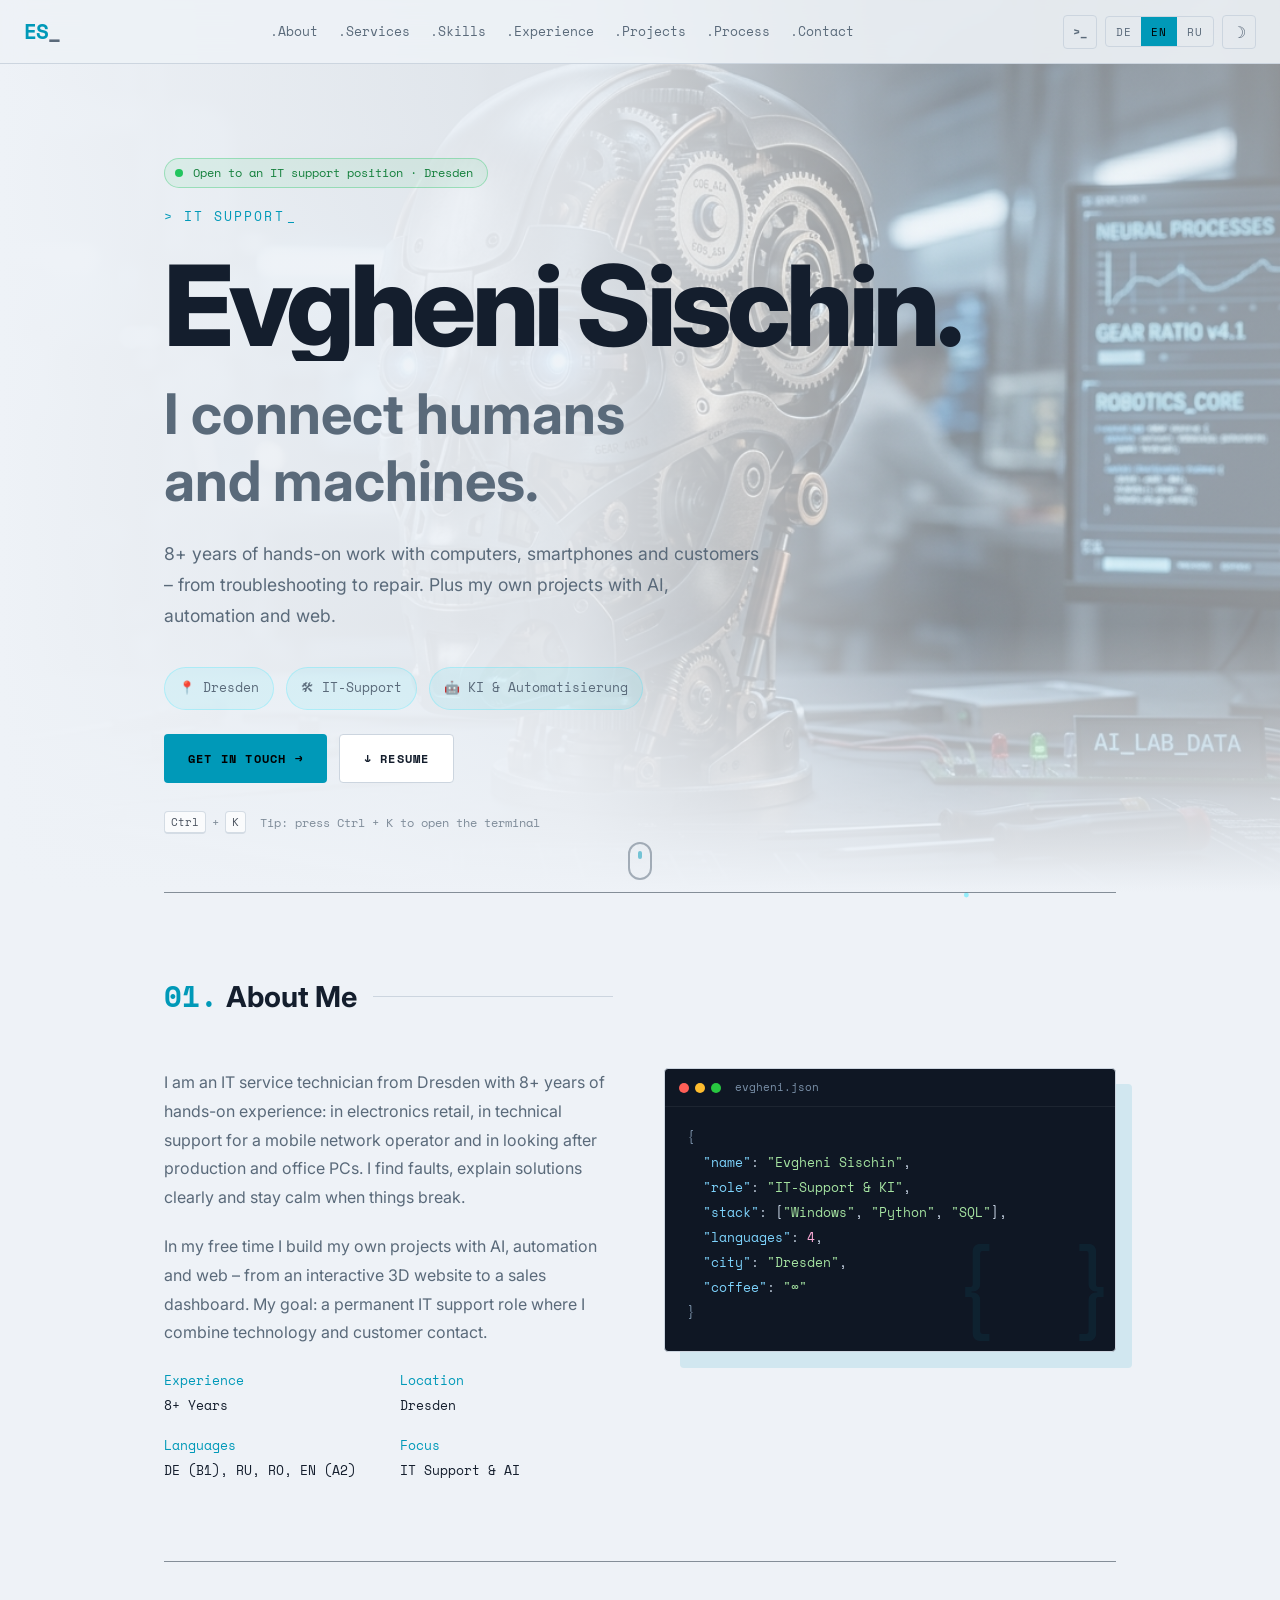
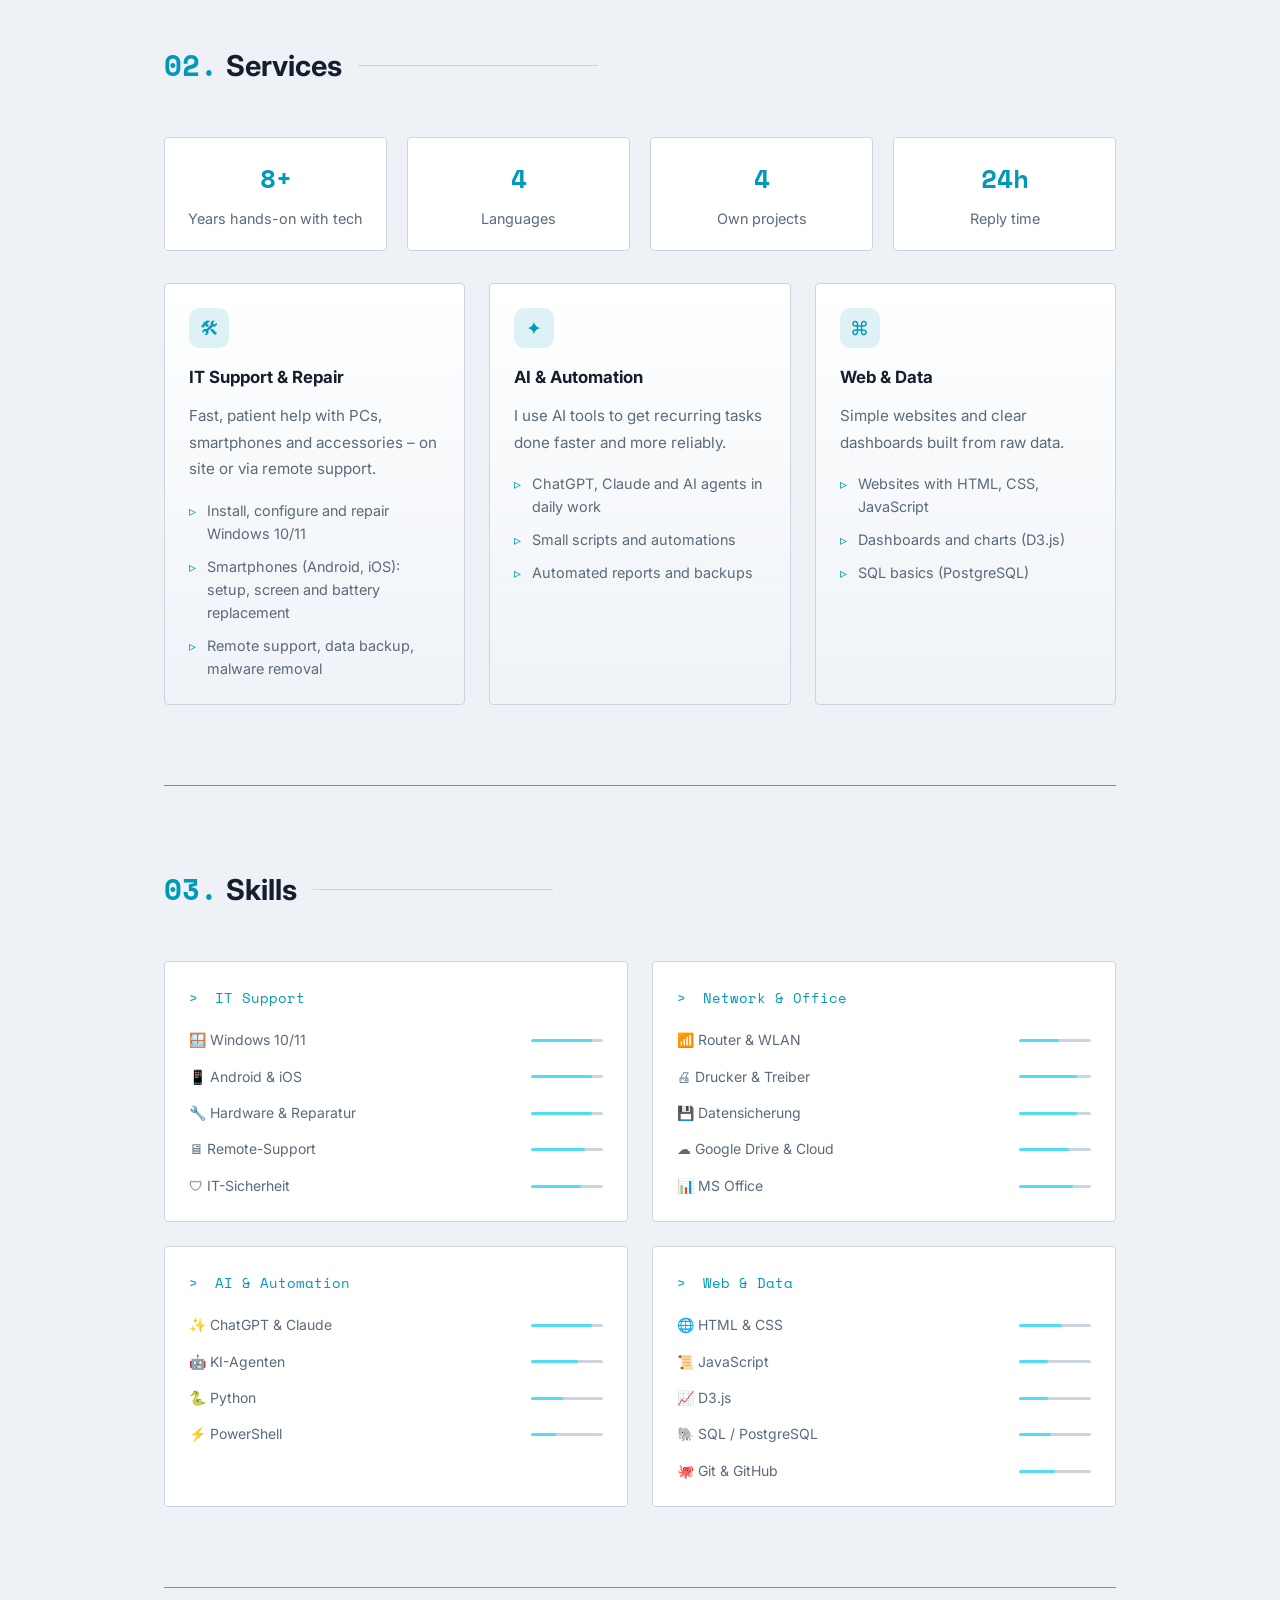
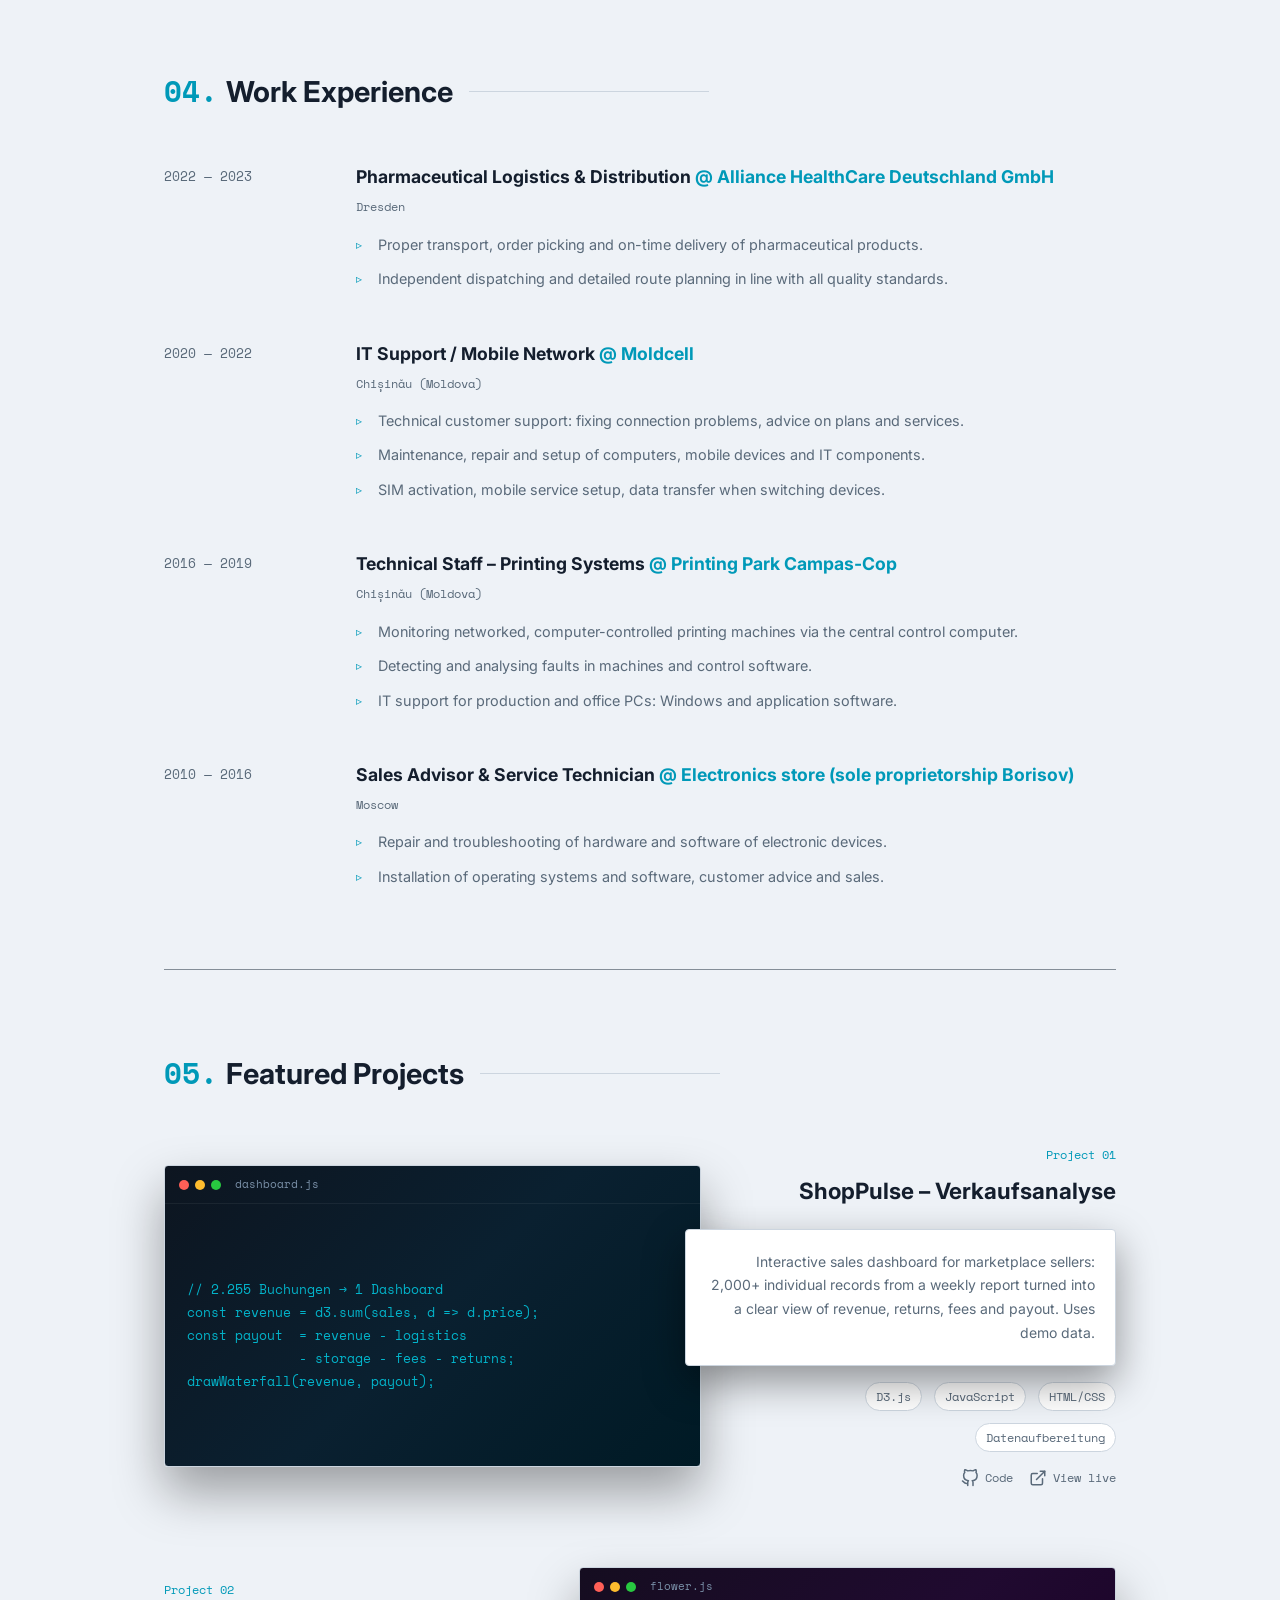
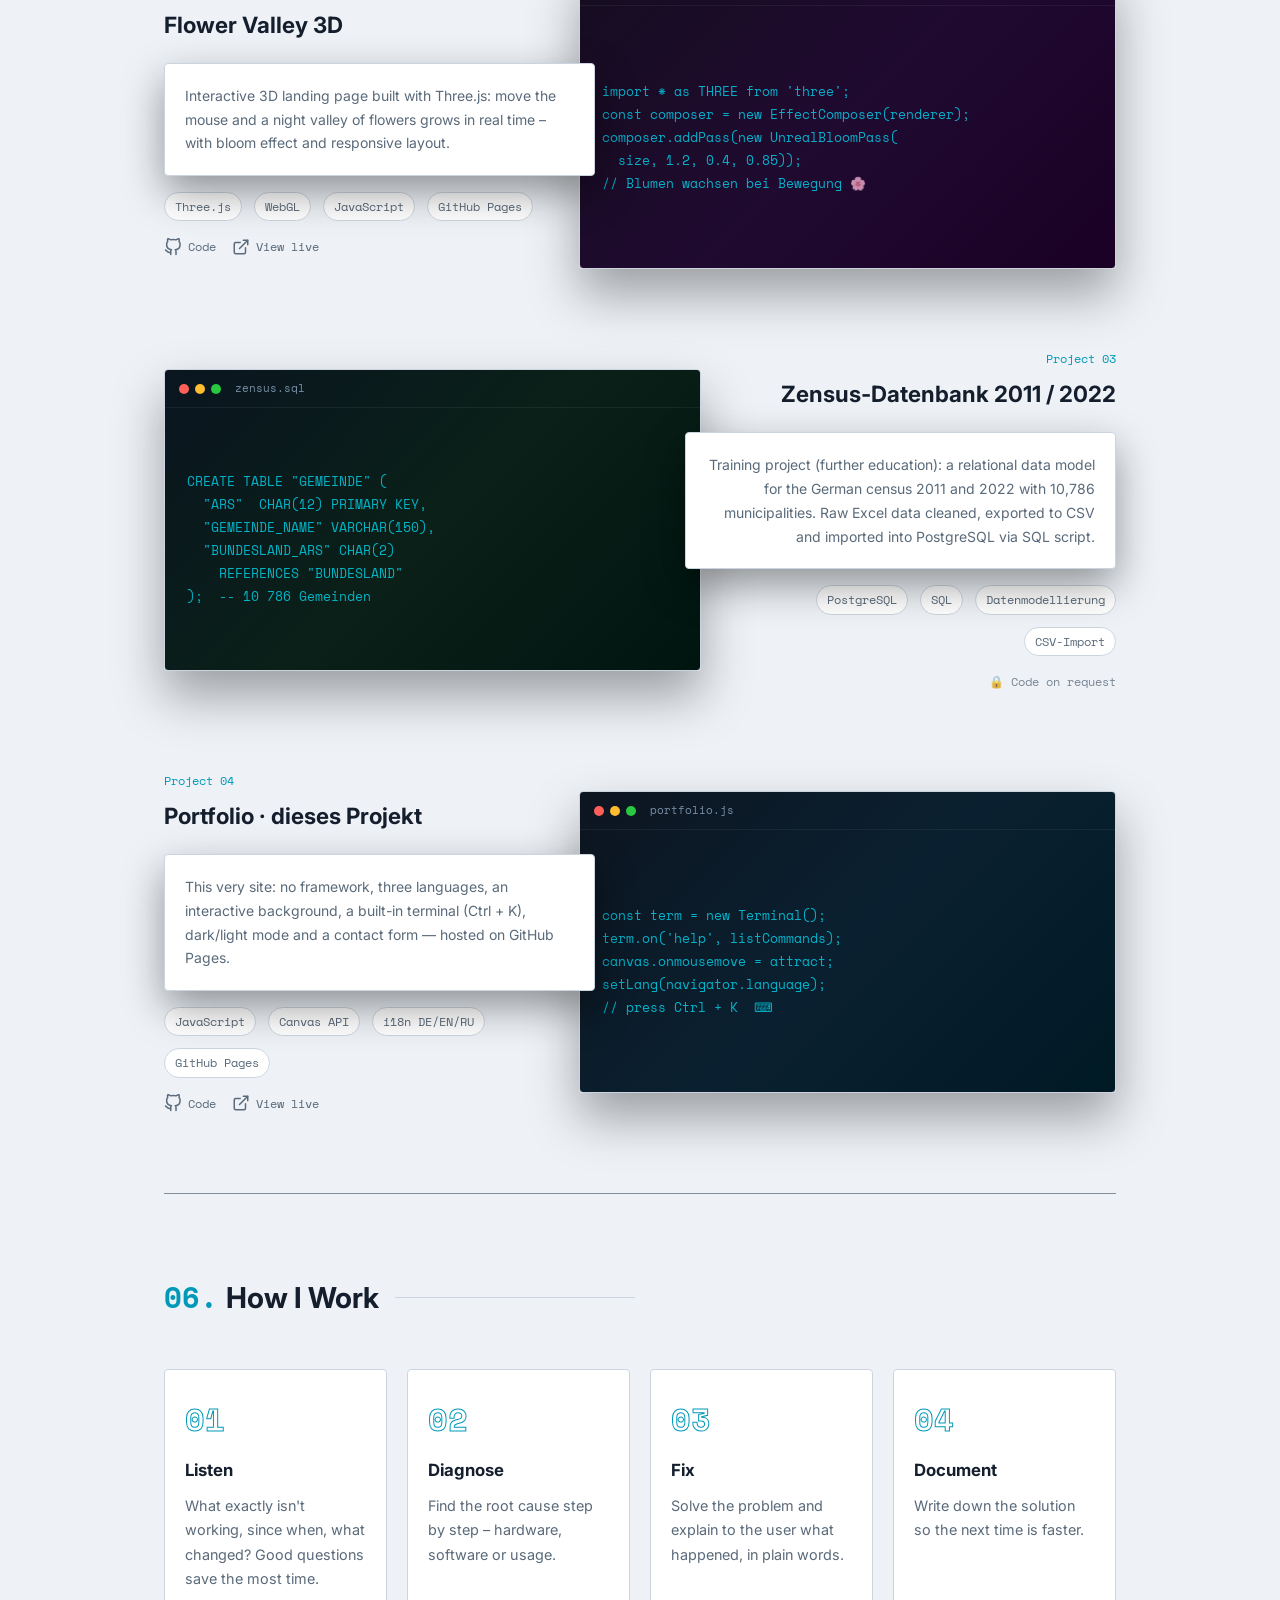
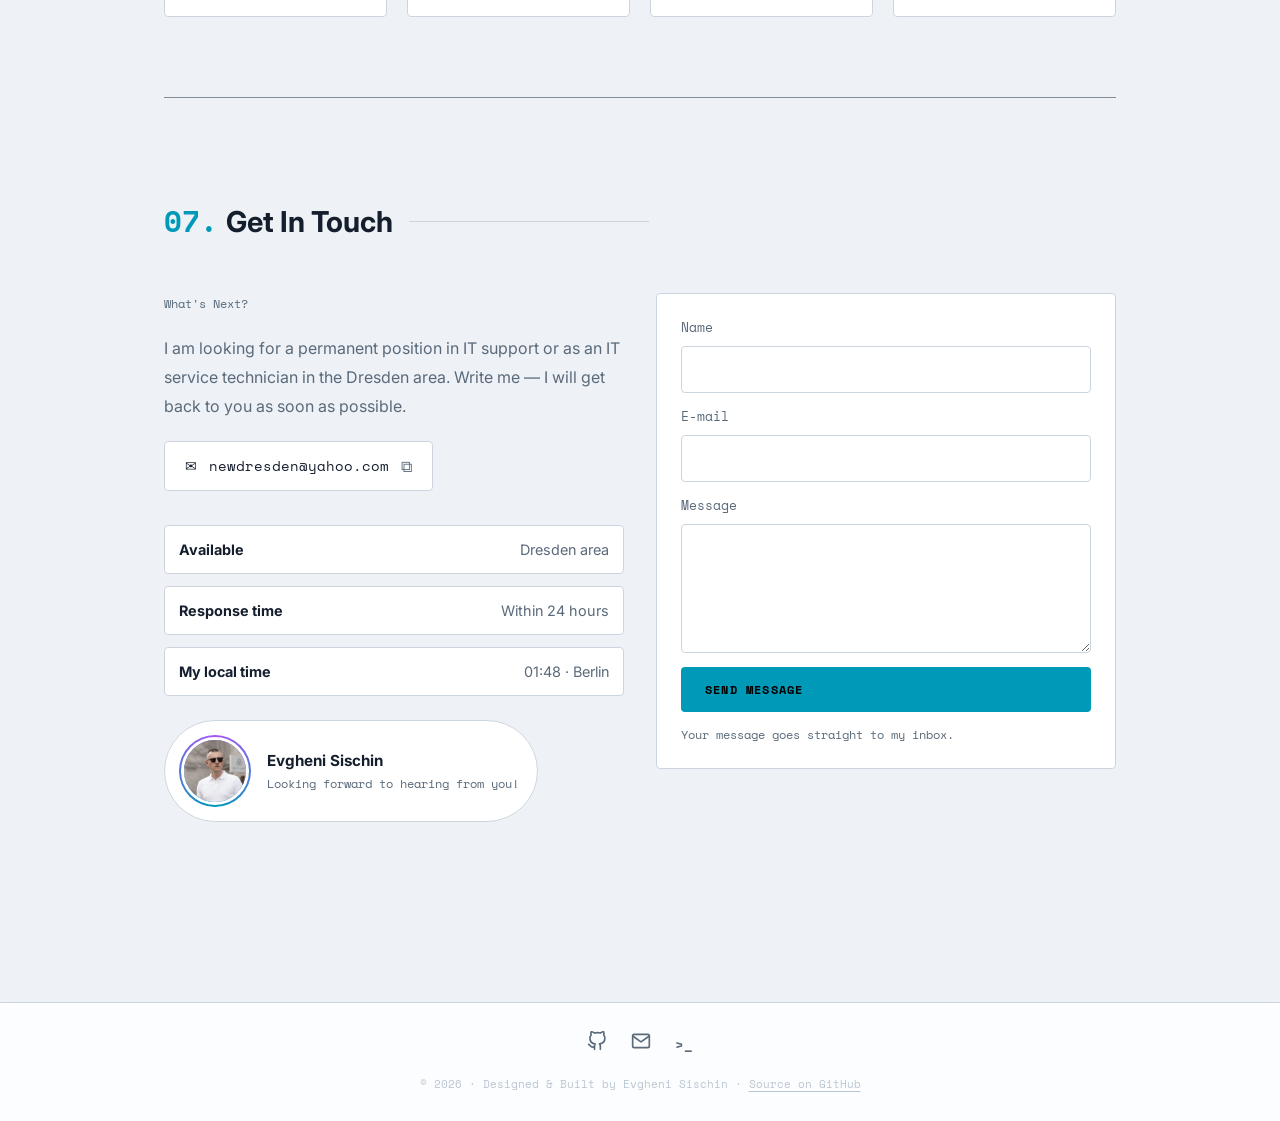
<file: index.html>
<!DOCTYPE html>
<html lang="de">
<head>
  <meta charset="UTF-8" />
  <meta name="viewport" content="width=device-width, initial-scale=1.0" />
  <title>Evgheni Sischin — IT-Support & IT-Servicetechniker</title>
  <meta name="description" content="Evgheni Sischin — IT-Support & IT-Servicetechniker aus Dresden. Über 8 Jahre Praxis mit PCs, Smartphones und Kunden, eigene Projekte mit KI, Automatisierung und Web." />
  <meta name="author" content="Evgheni Sischin" />
  <meta name="theme-color" content="#080d14" />
  <link rel="canonical" href="https://sischin-evgheni.github.io/Portfolio-seit/" />
  <link rel="icon" href="data:image/svg+xml,%3Csvg xmlns='http://www.w3.org/2000/svg' viewBox='0 0 64 64'%3E%3Crect width='64' height='64' rx='12' fill='%23080d14'/%3E%3Ctext x='50%25' y='56%25' text-anchor='middle' dominant-baseline='middle' font-family='monospace' font-weight='700' font-size='28' fill='%2300e5ff'%3EES%3C/text%3E%3C/svg%3E" />
  <meta property="og:type" content="website" />
  <meta property="og:url" content="https://sischin-evgheni.github.io/Portfolio-seit/" />
  <meta property="og:title" content="Evgheni Sischin — IT-Support & IT-Servicetechniker" />
  <meta property="og:description" content="IT-Support & IT-Servicetechniker aus Dresden – mit eigenen KI- und Web-Projekten." />
  <meta property="og:image" content="https://sischin-evgheni.github.io/Portfolio-seit/bg.jpeg" />
  <meta property="og:site_name" content="Evgheni Sischin Portfolio" />
  <meta name="twitter:card" content="summary_large_image" />
  <meta name="twitter:title" content="Evgheni Sischin — IT-Support & IT-Servicetechniker" />
  <script type="application/ld+json">
  {
    "@context": "https://schema.org",
    "@type": "Person",
    "name": "Evgheni Sischin",
    "jobTitle": "IT-Support & IT-Servicetechniker",
    "address": {"@type": "PostalAddress", "addressLocality": "Dresden", "addressCountry": "DE"},
    "email": "mailto:newdresden@yahoo.com",
    "url": "https://sischin-evgheni.github.io/Portfolio-seit/",
    "sameAs": ["https://github.com/Sischin-Evgheni"],
    "knowsLanguage": ["de", "en", "ru", "ro"]
  }
  </script>
  <link rel="preconnect" href="https://fonts.googleapis.com" />
  <link rel="preconnect" href="https://fonts.gstatic.com" crossorigin />
  <link href="https://fonts.googleapis.com/css2?family=Inter:wght@400;500;600;700;800&family=Space+Mono:wght@400;700&display=swap" rel="stylesheet" />
  <link rel="stylesheet" href="style.css" />
</head>
<body>

<div id="scroll-progress" aria-hidden="true"></div>
<canvas id="bg-canvas" aria-hidden="true"></canvas>

<!-- ── NAVBAR ── -->
<nav class="nav">
  <button class="nav-logo" onclick="scrollToSection('hero')" aria-label="Start">ES<span>_</span></button>

  <div class="nav-links">
    <button data-i18n="nav.about" data-nav-section="about" onclick="scrollToSection('about')">.Über mich</button>
    <button data-i18n="nav.services" data-nav-section="services" onclick="scrollToSection('services')">.Leistungen</button>
    <button data-i18n="nav.skills" data-nav-section="skills" onclick="scrollToSection('skills')">.Skills</button>
    <button data-i18n="nav.experience" data-nav-section="experience" onclick="scrollToSection('experience')">.Erfahrung</button>
    <button data-i18n="nav.projects" data-nav-section="projects" onclick="scrollToSection('projects')">.Projekte</button>
    <button data-i18n="nav.process" data-nav-section="process" onclick="scrollToSection('process')">.Arbeitsweise</button>
    <button data-i18n="nav.contact" data-nav-section="contact" onclick="scrollToSection('contact')">.Kontakt</button>
  </div>

  <div class="nav-controls">
    <button class="icon-btn term-btn" onclick="Terminal.toggle()" aria-label="Terminal öffnen (Ctrl+K)" title="Terminal (Ctrl + K)">&gt;_</button>
    <div class="lang-switcher">
      <button data-lang-btn="de" class="active" onclick="setLang('de')">DE</button>
      <button data-lang-btn="en" onclick="setLang('en')">EN</button>
      <button data-lang-btn="ru" onclick="setLang('ru')">RU</button>
    </div>
    <button class="icon-btn theme-toggle" id="theme-toggle" onclick="toggleTheme()" aria-label="Toggle theme">☀</button>
    <button class="icon-btn menu-toggle" id="menu-toggle" onclick="toggleMenu()" aria-label="Menu" aria-expanded="false">☰</button>
  </div>
</nav>

<!-- ── MOBILE MENU ── -->
<div id="mobile-menu" class="mobile-menu">
  <button data-mob-i18n="nav.about" onclick="scrollToSection('about')">.Über mich</button>
  <button data-mob-i18n="nav.services" onclick="scrollToSection('services')">.Leistungen</button>
  <button data-mob-i18n="nav.skills" onclick="scrollToSection('skills')">.Skills</button>
  <button data-mob-i18n="nav.experience" onclick="scrollToSection('experience')">.Erfahrung</button>
  <button data-mob-i18n="nav.projects" onclick="scrollToSection('projects')">.Projekte</button>
  <button data-mob-i18n="nav.process" onclick="scrollToSection('process')">.Arbeitsweise</button>
  <button data-mob-i18n="nav.contact" onclick="scrollToSection('contact')">.Kontakt</button>
</div>

<main>

  <!-- HERO -->
  <section id="hero" class="hero">
    <p class="hero-status reveal"><span class="pulse-dot"></span><span data-i18n="hero.status">Offen für eine Stelle im IT-Support · Dresden</span></p>
    <p class="hero-badge reveal">&gt; <span id="hero-typed">IT-Support</span><span class="caret">_</span></p>
    <h1 class="reveal reveal-delay-1 glitch" data-text="Evgheni Sischin.">Evgheni Sischin.</h1>
    <h2 id="hero-subtitle" class="reveal reveal-delay-2" data-i18n="hero.subtitle">Ich verbinde Mensch
und Maschine.</h2>
    <p class="reveal reveal-delay-2" data-i18n="hero.description">Über 8 Jahre Praxis mit Computern, Smartphones und Kunden.</p>
    <div class="hero-highlights reveal reveal-delay-3">
      <span class="hero-pill">📍 Dresden</span>
      <span class="hero-pill">🛠 IT-Support</span>
      <span class="hero-pill">🤖 KI &amp; Automatisierung</span>
    </div>
    <div class="hero-buttons reveal reveal-delay-3">
      <button class="btn-primary" onclick="scrollToSection('contact')" data-i18n="hero.contactBtn">Kontakt aufnehmen →</button>
      <a class="btn-secondary" href="cv.html" target="_blank" rel="noopener" data-i18n="hero.cvBtn">↓ Lebenslauf</a>
    </div>
    <button class="hero-hint"onclick="Terminal.open()"><kbd>Ctrl</kbd> + <kbd>K</kbd> <span data-i18n="hero.hint">Tipp: Drücke Ctrl + K für das Terminal</span></button>
    <button class="scroll-indicator" onclick="scrollToSection('about')" aria-label="Scroll"><span></span></button>
  </section>

  <!-- ABOUT -->
  <section id="about">
    <div class="section-header reveal">
      <h2><span class="section-num">01.</span><span data-i18n="about.title">Über mich</span></h2>
      <div class="section-line"></div>
    </div>
    <div class="about-grid">
      <div class="about-text reveal reveal-delay-1">
        <p data-i18n="about.p1"></p>
        <p data-i18n="about.p2"></p>
        <div class="about-meta">
          <div class="about-meta-item"><span data-i18n="about.labelExp">Erfahrung</span><span data-i18n="about.exp">8+ Jahre</span></div>
          <div class="about-meta-item"><span data-i18n="about.labelLocation">Standort</span><span data-i18n="about.location">Dresden</span></div>
          <div class="about-meta-item"><span data-i18n="about.labelLang">Sprachen</span><span data-i18n="about.langs">DE (B1), RU, RO, EN (A2)</span></div>
          <div class="about-meta-item"><span data-i18n="about.labelFocus">Schwerpunkt</span><span data-i18n="about.focus">IT-Support &amp; KI</span></div>
        </div>
      </div>
      <div class="about-img reveal reveal-delay-2">
        <div class="about-img-inner code-card">
          <div class="proj-window-bar"><i></i><i></i><i></i><span>evgheni.json</span></div>
<pre class="about-code"><span class="c-p">{</span>
  <span class="c-k">"name"</span>: <span class="c-s">"Evgheni Sischin"</span>,
  <span class="c-k">"role"</span>: <span class="c-s">"IT-Support &amp; KI"</span>,
  <span class="c-k">"stack"</span>: [<span class="c-s">"Windows"</span>, <span class="c-s">"Python"</span>, <span class="c-s">"SQL"</span>],
  <span class="c-k">"languages"</span>: <span class="c-n">4</span>,
  <span class="c-k">"city"</span>: <span class="c-s">"Dresden"</span>,
  <span class="c-k">"coffee"</span>: <span class="c-s">"∞"</span>
<span class="c-p">}</span></pre>
        </div>
      </div>
    </div>
  </section>

  <!-- SERVICES -->
  <section id="services">
    <div class="section-header reveal">
      <h2><span class="section-num">02.</span><span data-i18n="services.title">Leistungen</span></h2>
      <div class="section-line"></div>
    </div>
    <div class="services-stats">
      <div class="stat-card spot reveal"><div class="stat-number" data-count="8" data-suffix="+">8+</div><p data-i18n="services.statExp">Jahre Praxis mit Technik</p></div>
      <div class="stat-card spot reveal reveal-delay-1"><div class="stat-number" data-count="4" data-suffix="">4</div><p data-i18n="services.statClients">Sprachen</p></div>
      <div class="stat-card spot reveal reveal-delay-2"><div class="stat-number" data-count="4" data-suffix="">4</div><p data-i18n="services.statSpeed">Eigene Projekte</p></div>
      <div class="stat-card spot reveal reveal-delay-3"><div class="stat-number" data-count="24" data-suffix="h">24h</div><p data-i18n="services.statReply">Antwortzeit</p></div>
    </div>
    <div class="services-grid">
      <article class="service-card spot reveal">
        <div class="service-icon">🛠</div>
        <h3 data-i18n="services.web.title">IT-Support &amp; Reparatur</h3>
        <p data-i18n="services.web.desc"></p>
        <ul>
          <li data-i18n="services.web.item1"></li>
          <li data-i18n="services.web.item2"></li>
          <li data-i18n="services.web.item3"></li>
        </ul>
      </article>
      <article class="service-card spot reveal reveal-delay-1">
        <div class="service-icon">✦</div>
        <h3 data-i18n="services.ai.title">KI-Integration &amp; Automatisierung</h3>
        <p data-i18n="services.ai.desc"></p>
        <ul>
          <li data-i18n="services.ai.item1"></li>
          <li data-i18n="services.ai.item2"></li>
          <li data-i18n="services.ai.item3"></li>
        </ul>
      </article>
      <article class="service-card spot reveal reveal-delay-2">
        <div class="service-icon">⌘</div>
        <h3 data-i18n="services.ops.title">Web &amp; Daten</h3>
        <p data-i18n="services.ops.desc"></p>
        <ul>
          <li data-i18n="services.ops.item1"></li>
          <li data-i18n="services.ops.item2"></li>
          <li data-i18n="services.ops.item3"></li>
        </ul>
      </article>
    </div>
  </section>

  <!-- SKILLS -->
  <section id="skills">
    <div class="section-header reveal">
      <h2><span class="section-num">03.</span><span data-i18n="skills.title">Kenntnisse</span></h2>
      <div class="section-line"></div>
    </div>
    <div class="skills-grid">
      <div class="skill-card spot reveal">
        <div class="skill-card-title"><span>&gt;</span> <span data-i18n="skills.support">IT-Support</span></div>
        <ul class="skill-list">
          <li class="skill-item"><span class="skill-name">🪟 Windows 10/11</span><div class="skill-bar-track"><div class="skill-bar-fill" data-level="85"></div></div></li>
          <li class="skill-item"><span class="skill-name">📱 Android &amp; iOS</span><div class="skill-bar-track"><div class="skill-bar-fill" data-level="85"></div></div></li>
          <li class="skill-item"><span class="skill-name">🔧 Hardware &amp; Reparatur</span><div class="skill-bar-track"><div class="skill-bar-fill" data-level="85"></div></div></li>
          <li class="skill-item"><span class="skill-name">🖥 Remote-Support</span><div class="skill-bar-track"><div class="skill-bar-fill" data-level="75"></div></div></li>
          <li class="skill-item"><span class="skill-name">🛡 IT-Sicherheit</span><div class="skill-bar-track"><div class="skill-bar-fill" data-level="70"></div></div></li>
        </ul>
      </div>
      <div class="skill-card spot reveal reveal-delay-1">
        <div class="skill-card-title"><span>&gt;</span> <span data-i18n="skills.net">Netzwerk &amp; Office</span></div>
        <ul class="skill-list">
          <li class="skill-item"><span class="skill-name">📶 Router &amp; WLAN</span><div class="skill-bar-track"><div class="skill-bar-fill" data-level="55"></div></div></li>
          <li class="skill-item"><span class="skill-name">🖨 Drucker &amp; Treiber</span><div class="skill-bar-track"><div class="skill-bar-fill" data-level="80"></div></div></li>
          <li class="skill-item"><span class="skill-name">💾 Datensicherung</span><div class="skill-bar-track"><div class="skill-bar-fill" data-level="80"></div></div></li>
          <li class="skill-item"><span class="skill-name">☁ Google Drive &amp; Cloud</span><div class="skill-bar-track"><div class="skill-bar-fill" data-level="70"></div></div></li>
          <li class="skill-item"><span class="skill-name">📊 MS Office</span><div class="skill-bar-track"><div class="skill-bar-fill" data-level="75"></div></div></li>
        </ul>
      </div>
      <div class="skill-card spot reveal reveal-delay-2">
        <div class="skill-card-title"><span>&gt;</span> <span data-i18n="skills.ai">KI &amp; Automatisierung</span></div>
        <ul class="skill-list">
          <li class="skill-item"><span class="skill-name">✨ ChatGPT &amp; Claude</span><div class="skill-bar-track"><div class="skill-bar-fill" data-level="85"></div></div></li>
          <li class="skill-item"><span class="skill-name">🤖 KI-Agenten</span><div class="skill-bar-track"><div class="skill-bar-fill" data-level="65"></div></div></li>
          <li class="skill-item"><span class="skill-name">🐍 Python</span><div class="skill-bar-track"><div class="skill-bar-fill" data-level="45"></div></div></li>
          <li class="skill-item"><span class="skill-name">⚡ PowerShell</span><div class="skill-bar-track"><div class="skill-bar-fill" data-level="35"></div></div></li>
        </ul>
      </div>
      <div class="skill-card spot reveal reveal-delay-3">
        <div class="skill-card-title"><span>&gt;</span> <span data-i18n="skills.tools">Web &amp; Daten</span></div>
        <ul class="skill-list">
          <li class="skill-item"><span class="skill-name">🌐 HTML &amp; CSS</span><div class="skill-bar-track"><div class="skill-bar-fill" data-level="60"></div></div></li>
          <li class="skill-item"><span class="skill-name">📜 JavaScript</span><div class="skill-bar-track"><div class="skill-bar-fill" data-level="40"></div></div></li>
          <li class="skill-item"><span class="skill-name">📈 D3.js</span><div class="skill-bar-track"><div class="skill-bar-fill" data-level="40"></div></div></li>
          <li class="skill-item"><span class="skill-name">🐘 SQL / PostgreSQL</span><div class="skill-bar-track"><div class="skill-bar-fill" data-level="45"></div></div></li>
          <li class="skill-item"><span class="skill-name">🐙 Git &amp; GitHub</span><div class="skill-bar-track"><div class="skill-bar-fill" data-level="50"></div></div></li>
        </ul>
      </div>
    </div>
  </section>

  <!-- EXPERIENCE -->
  <section id="experience">
    <div class="section-header reveal">
      <h2><span class="section-num">04.</span><span data-i18n="exp.title">Berufserfahrung</span></h2>
      <div class="section-line"></div>
    </div>
    <div class="exp-list" id="exp-list"></div>
  </section>

  <!-- PROJECTS -->
  <section id="projects">
    <div class="section-header reveal">
      <h2><span class="section-num">05.</span><span data-i18n="projects.title">Ausgewählte Projekte</span></h2>
      <div class="section-line"></div>
    </div>
    <div class="projects-list" id="projects-list"></div>
  </section>

  <!-- PROCESS -->
  <section id="process">
    <div class="section-header reveal">
      <h2><span class="section-num">06.</span><span data-i18n="process.title">Arbeitsweise</span></h2>
      <div class="section-line"></div>
    </div>
    <ol class="process-grid">
      <li class="process-card spot reveal"><span class="process-num">01</span><h3 data-i18n="process.s1.title"></h3><p data-i18n="process.s1.desc"></p></li>
      <li class="process-card spot reveal reveal-delay-1"><span class="process-num">02</span><h3 data-i18n="process.s2.title"></h3><p data-i18n="process.s2.desc"></p></li>
      <li class="process-card spot reveal reveal-delay-2"><span class="process-num">03</span><h3 data-i18n="process.s3.title"></h3><p data-i18n="process.s3.desc"></p></li>
      <li class="process-card spot reveal reveal-delay-3"><span class="process-num">04</span><h3 data-i18n="process.s4.title"></h3><p data-i18n="process.s4.desc"></p></li>
    </ol>
  </section>

  <!-- CONTACT -->
  <section id="contact">
    <div class="section-header reveal">
      <h2><span class="section-num">07.</span><span data-i18n="contact.title">Kontakt aufnehmen</span></h2>
      <div class="section-line"></div>
    </div>
    <div class="contact-grid">
      <div class="contact-copy reveal reveal-delay-1">
        <p class="contact-badge" data-i18n="contact.badge">Was kommt als nächstes?</p>
        <p data-i18n="contact.desc"></p>

        <div class="email-row">
          <span>✉</span>
          <a href="mailto:newdresden@yahoo.com">newdresden@yahoo.com</a>
          <button class="copy-btn" onclick="copyEmail()" title="Copy" aria-label="E-Mail kopieren">⧉</button>
        </div>

        <div class="contact-highlights">
          <div class="contact-highlight"><strong data-i18n="contact.avail">Verfügbar</strong><span data-i18n="contact.availValue">Dresden &amp; Umgebung</span></div>
          <div class="contact-highlight"><strong data-i18n="contact.response">Antwortzeit</strong><span data-i18n="contact.responseValue">Innerhalb von 24 Stunden</span></div>
          <div class="contact-highlight"><strong data-i18n="contact.localTime">Meine Ortszeit</strong><span id="local-time">—</span></div>
        </div>

        <div class="me-card" id="me-card">
          <div class="me-photo">
            <img src="photo.jpg" alt="Evgheni Sischin" width="72" height="72" loading="lazy" decoding="async"
                 onerror="document.getElementById('me-card').classList.add('no-photo')" />
          </div>
          <div class="me-text">
            <strong>Evgheni Sischin</strong>
            <span data-i18n="contact.meLine">Freue mich auf Ihre Nachricht!</span>
          </div>
        </div>
      </div>

      <form class="contact-form spot reveal reveal-delay-2" onsubmit="handleContactSubmit(event)">
        <label>
          <span data-i18n="contact.formName">Name</span>
          <input type="text" name="name" autocomplete="name" required maxlength="100" />
        </label>
        <label>
          <span data-i18n="contact.formEmail">E-Mail</span>
          <input type="email" name="email" autocomplete="email" required maxlength="150" />
        </label>
        <label>
          <span data-i18n="contact.formMessage">Nachricht</span>
          <textarea name="message" rows="5" required maxlength="5000"></textarea>
        </label>
        <input type="text" name="_honey" class="hp" tabindex="-1" autocomplete="off" aria-hidden="true" />
        <button type="submit" class="btn-primary" data-i18n="contact.formSubmit">Nachricht senden</button>
        <p class="form-status" id="form-status" role="status" data-i18n="contact.formStatus">Ihre Nachricht geht direkt in mein Postfach.</p>
      </form>
    </div>
  </section>

</main>

<!-- ── FOOTER ── -->
<footer>
  <div class="footer-links">
    <a href="https://github.com/Sischin-Evgheni" target="_blank" rel="noopener" title="GitHub" aria-label="GitHub">
      <svg width="20" height="20" viewBox="0 0 24 24" fill="none" stroke="currentColor" stroke-width="2" stroke-linecap="round" stroke-linejoin="round"><path d="M9 19c-5 1.5-5-2.5-7-3m14 6v-3.87a3.37 3.37 0 0 0-.94-2.61c3.14-.35 6.44-1.54 6.44-7A5.44 5.44 0 0 0 20 4.77 5.07 5.07 0 0 0 19.91 1S18.73.65 16 2.48a13.38 13.38 0 0 0-7 0C6.27.65 5.09 1 5.09 1A5.07 5.07 0 0 0 5 4.77a5.44 5.44 0 0 0-1.5 3.78c0 5.42 3.3 6.61 6.44 7A3.37 3.37 0 0 0 9 18.13V22"/></svg>
    </a>
    <a href="mailto:newdresden@yahoo.com" title="E-Mail" aria-label="E-Mail">
      <svg width="20" height="20" viewBox="0 0 24 24" fill="none" stroke="currentColor" stroke-width="2" stroke-linecap="round" stroke-linejoin="round"><path d="M4 4h16c1.1 0 2 .9 2 2v12c0 1.1-.9 2-2 2H4c-1.1 0-2-.9-2-2V6c0-1.1.9-2 2-2z"/><polyline points="22,6 12,13 2,6"/></svg>
    </a>
    <button onclick="Terminal.open()" title="Terminal" aria-label="Terminal" class="footer-term">&gt;_</button>
  </div>
  <p class="footer-copy">© <span id="year">2026</span> · <span data-i18n="footer.built">Entwickelt von Evgheni Sischin</span> · <a href="https://github.com/Sischin-Evgheni/Portfolio-seit" target="_blank" rel="noopener" data-i18n="footer.source">Quellcode auf GitHub</a></p>
</footer>

<button class="back-to-top" id="back-to-top" aria-label="Nach oben">↑</button>

<!-- ── TERMINAL ── -->
<div id="terminal" class="terminal-modal" aria-hidden="true" role="dialog" aria-label="Terminal">
  <div class="terminal">
    <div class="terminal-bar">
      <button class="tb tb-r" onclick="Terminal.close()" aria-label="Close"></button><i class="tb tb-y"></i><i class="tb tb-g"></i>
      <span>guest@sischin: ~</span>
    </div>
    <div class="terminal-body" id="term-body">
      <div id="term-out"></div>
      <div class="term-input-row">
        <span class="t-prompt">guest@sischin:~$</span>
        <input id="term-input" type="text" autocomplete="off" spellcheck="false" aria-label="Command" />
      </div>
    </div>
  </div>
</div>

<div id="toasts" aria-live="polite"></div>

<script src="script.js"></script>
</body>
</html>
</file>
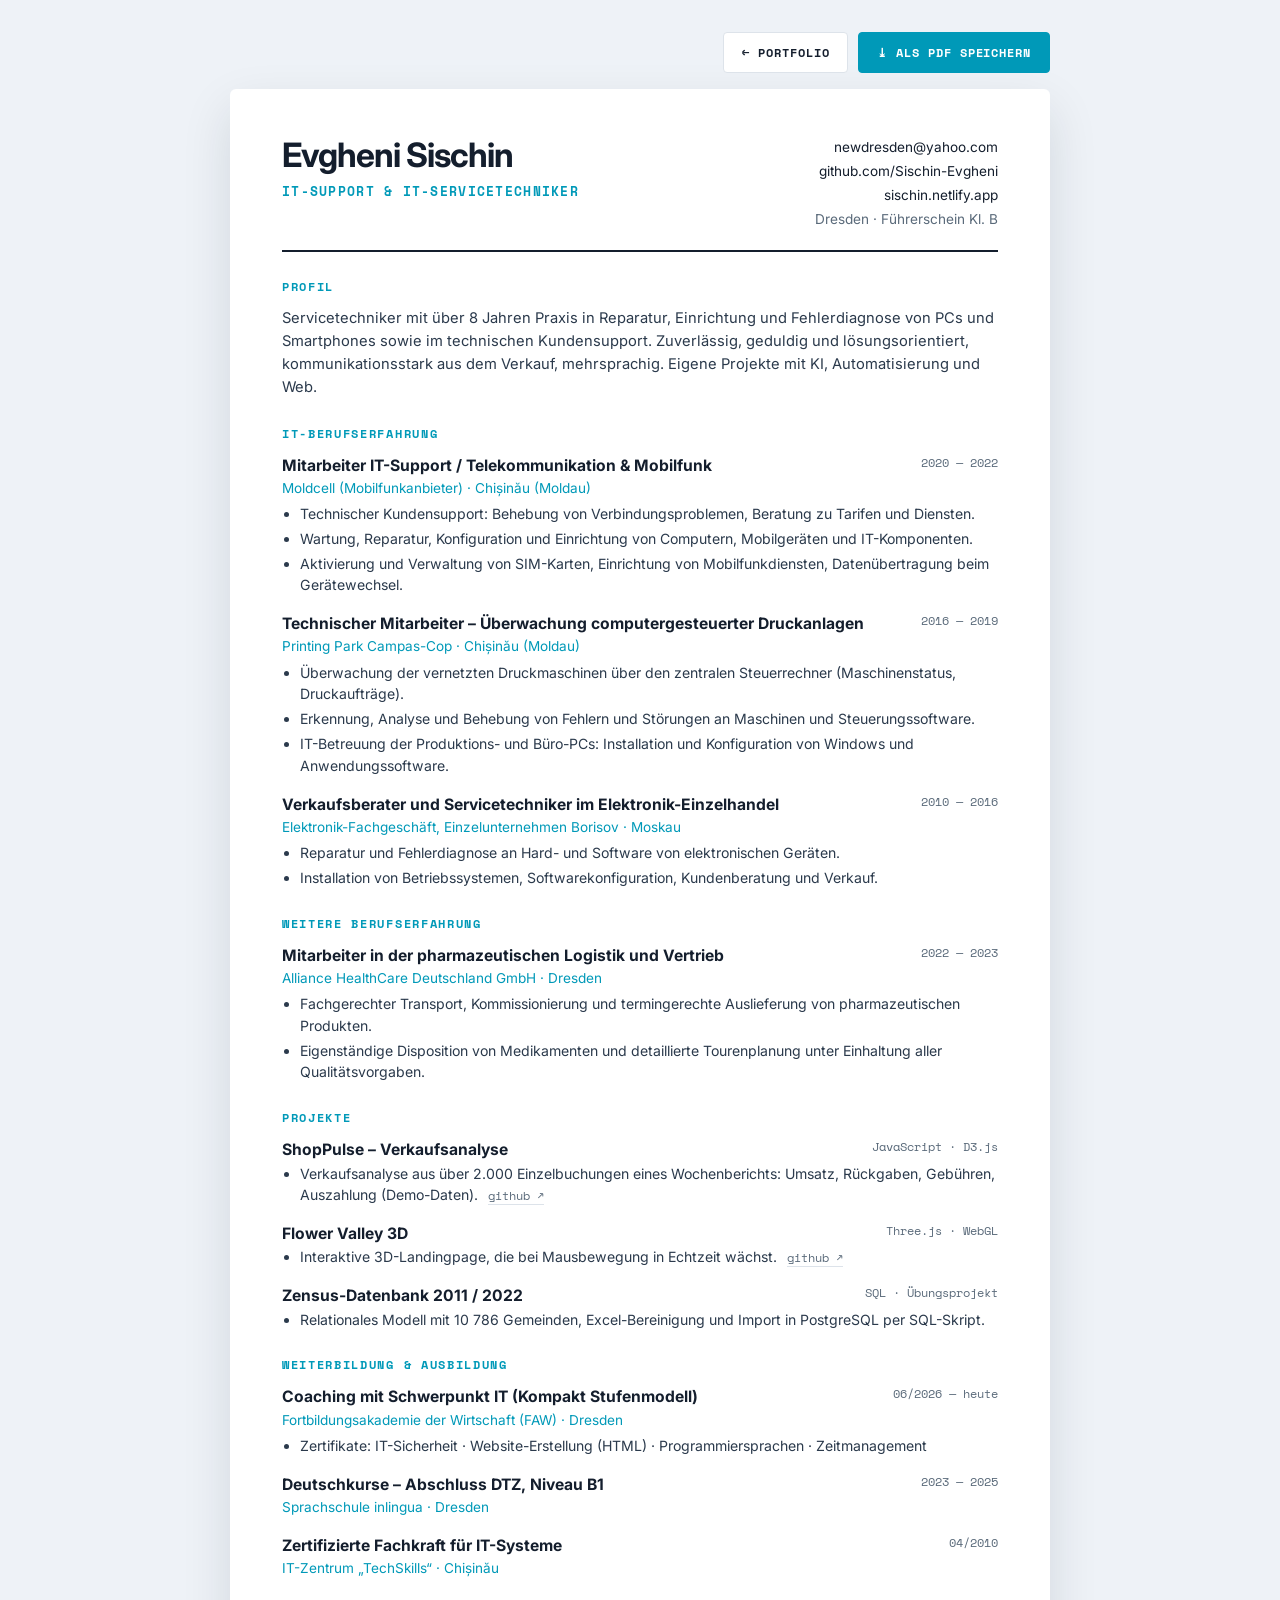
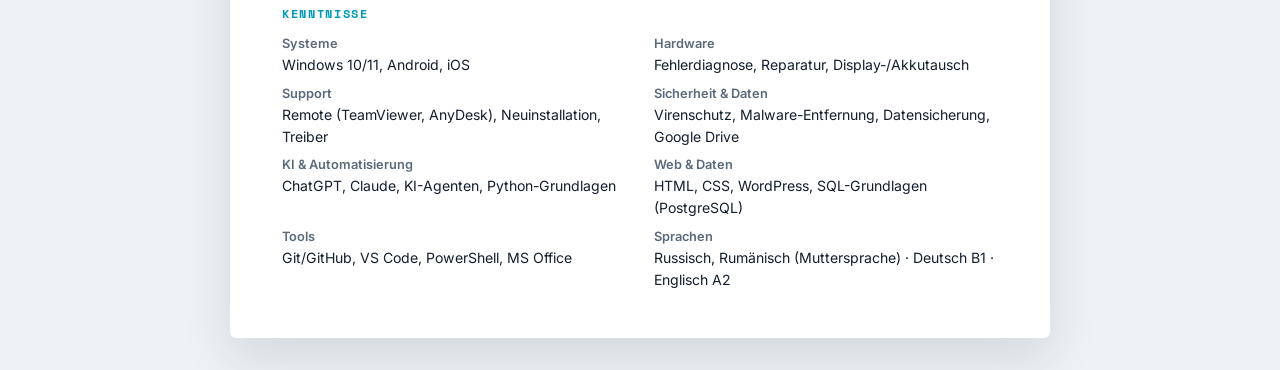
<file: cv.html>
<!DOCTYPE html>
<html lang="de">
<head>
  <meta charset="UTF-8" />
  <meta name="viewport" content="width=device-width, initial-scale=1.0" />
  <title>Lebenslauf — Evgheni Sischin</title>
  <meta name="robots" content="noindex" />
  <link rel="preconnect" href="https://fonts.googleapis.com" />
  <link rel="preconnect" href="https://fonts.gstatic.com" crossorigin />
  <link href="https://fonts.googleapis.com/css2?family=Inter:wght@400;500;600;700;800&family=Space+Mono:wght@400;700&display=swap" rel="stylesheet" />
  <style>
    :root { --ink: #141e2d; --muted: #5a6a7a; --line: #dde3ea; --accent: #0099b8; --bg: #eef2f7; --paper: #fff; }
    * { box-sizing: border-box; margin: 0; padding: 0; }
    body { font-family: 'Inter', sans-serif; background: var(--bg); color: var(--ink); line-height: 1.55; padding: 32px 16px; }
    .toolbar { max-width: 820px; margin: 0 auto 16px; display: flex; gap: 10px; justify-content: flex-end; flex-wrap: wrap; }
    .toolbar a, .toolbar button {
      font: 700 .72rem 'Space Mono', monospace; text-transform: uppercase; letter-spacing: .08em;
      padding: 11px 18px; border-radius: 4px; border: 1px solid var(--line); background: var(--paper); color: var(--ink);
      cursor: pointer; text-decoration: none;
    }
    .toolbar button.primary { background: var(--accent); border-color: var(--accent); color: #fff; }
    .page { max-width: 820px; margin: 0 auto; background: var(--paper); border-radius: 6px; box-shadow: 0 20px 50px rgba(20,30,45,.12); padding: 48px 52px; }
    header { display: flex; justify-content: space-between; gap: 24px; flex-wrap: wrap; border-bottom: 2px solid var(--ink); padding-bottom: 20px; margin-bottom: 26px; }
    h1 { font-size: 2.1rem; letter-spacing: -.03em; line-height: 1.1; }
    .role { color: var(--accent); font: 700 .8rem 'Space Mono', monospace; text-transform: uppercase; letter-spacing: .1em; margin-top: 8px; }
    .contact { font-size: .85rem; color: var(--muted); text-align: right; display: grid; gap: 3px; }
    a { color: inherit; }
    .contact a { color: var(--ink); text-decoration: none; }
    .contact a:hover { color: var(--accent); }
    .repo { margin-left: 6px; font: .72rem 'Space Mono', monospace; color: var(--muted); text-decoration: none; white-space: nowrap; border-bottom: 1px solid var(--line); }
    .repo:hover { color: var(--accent); border-color: var(--accent); }
    h2 { font: 700 .75rem 'Space Mono', monospace; text-transform: uppercase; letter-spacing: .14em; color: var(--accent); margin: 26px 0 12px; }
    p { font-size: .92rem; color: #2b3a4c; }
    .grid { display: grid; grid-template-columns: 1fr 1fr; gap: 8px 28px; font-size: .88rem; }
    .grid b { display: block; font-size: .8rem; color: var(--muted); font-weight: 600; }
    .item { margin-bottom: 16px; }
    .item-head { display: flex; justify-content: space-between; gap: 12px; flex-wrap: wrap; }
    .item-head strong { font-size: .98rem; }
    .item-head span { font: .75rem 'Space Mono', monospace; color: var(--muted); white-space: nowrap; }
    .item .sub { font-size: .85rem; color: var(--accent); margin-bottom: 4px; }
    ul { padding-left: 18px; }
    li { font-size: .88rem; color: #2b3a4c; margin-bottom: 3px; }
    .tags { display: flex; flex-wrap: wrap; gap: 6px; margin-top: 6px; }
    .tags span { font: .7rem 'Space Mono', monospace; border: 1px solid var(--line); border-radius: 999px; padding: 2px 9px; color: var(--muted); }
    @media (max-width: 640px) {
      .page { padding: 28px 20px; }
      .contact { text-align: left; }
      .grid { grid-template-columns: 1fr; }
    }
    @media print {
      @page { size: A4; margin: 14mm; }
      body { background: #fff; padding: 0; }
      .toolbar { display: none; }
      .page { box-shadow: none; padding: 0; max-width: none; }
      .item { break-inside: avoid; }
    }
  </style>
</head>
<body>
  <div class="toolbar">
    <a href="index.html">← Portfolio</a>
    <button class="primary" onclick="window.print()">⤓ Als PDF speichern</button>
  </div>

  <article class="page">
    <header>
      <div>
        <h1>Evgheni Sischin</h1>
        <p class="role">IT-Support &amp; IT-Servicetechniker</p>
      </div>
      <div class="contact">
        <a href="mailto:newdresden@yahoo.com">newdresden@yahoo.com</a>
        <a href="https://github.com/Sischin-Evgheni">github.com/Sischin-Evgheni</a>
        <a href="https://sischin.netlify.app">sischin.netlify.app</a>
        <span>Dresden · Führerschein Kl. B</span>
      </div>
    </header>

    <h2>Profil</h2>
    <p>Servicetechniker mit über 8 Jahren Praxis in Reparatur, Einrichtung und Fehlerdiagnose von PCs und Smartphones sowie im technischen Kundensupport. Zuverlässig, geduldig und lösungsorientiert, kommunikationsstark aus dem Verkauf, mehrsprachig. Eigene Projekte mit KI, Automatisierung und Web.</p>

    <h2>IT-Berufserfahrung</h2>
    <div class="item">
      <div class="item-head"><strong>Mitarbeiter IT-Support / Telekommunikation &amp; Mobilfunk</strong><span>2020 — 2022</span></div>
      <div class="sub">Moldcell (Mobilfunkanbieter) · Chișinău (Moldau)</div>
      <ul>
        <li>Technischer Kundensupport: Behebung von Verbindungsproblemen, Beratung zu Tarifen und Diensten.</li>
        <li>Wartung, Reparatur, Konfiguration und Einrichtung von Computern, Mobilgeräten und IT-Komponenten.</li>
        <li>Aktivierung und Verwaltung von SIM-Karten, Einrichtung von Mobilfunkdiensten, Datenübertragung beim Gerätewechsel.</li>
      </ul>
    </div>
    <div class="item">
      <div class="item-head"><strong>Technischer Mitarbeiter – Überwachung computergesteuerter Druckanlagen</strong><span>2016 — 2019</span></div>
      <div class="sub">Printing Park Campas-Cop · Chișinău (Moldau)</div>
      <ul>
        <li>Überwachung der vernetzten Druckmaschinen über den zentralen Steuerrechner (Maschinenstatus, Druckaufträge).</li>
        <li>Erkennung, Analyse und Behebung von Fehlern und Störungen an Maschinen und Steuerungssoftware.</li>
        <li>IT-Betreuung der Produktions- und Büro-PCs: Installation und Konfiguration von Windows und Anwendungssoftware.</li>
      </ul>
    </div>
    <div class="item">
      <div class="item-head"><strong>Verkaufsberater und Servicetechniker im Elektronik-Einzelhandel</strong><span>2010 — 2016</span></div>
      <div class="sub">Elektronik-Fachgeschäft, Einzelunternehmen Borisov · Moskau</div>
      <ul>
        <li>Reparatur und Fehlerdiagnose an Hard- und Software von elektronischen Geräten.</li>
        <li>Installation von Betriebssystemen, Softwarekonfiguration, Kundenberatung und Verkauf.</li>
      </ul>
    </div>

    <h2>Weitere Berufserfahrung</h2>
    <div class="item">
      <div class="item-head"><strong>Mitarbeiter in der pharmazeutischen Logistik und Vertrieb</strong><span>2022 — 2023</span></div>
      <div class="sub">Alliance HealthCare Deutschland GmbH · Dresden</div>
      <ul>
        <li>Fachgerechter Transport, Kommissionierung und termingerechte Auslieferung von pharmazeutischen Produkten.</li>
        <li>Eigenständige Disposition von Medikamenten und detaillierte Tourenplanung unter Einhaltung aller Qualitätsvorgaben.</li>
      </ul>
    </div>

    <h2>Projekte</h2>
    <div class="item">
      <div class="item-head"><strong>ShopPulse – Verkaufsanalyse</strong><span>JavaScript · D3.js</span></div>
      <ul><li>Verkaufsanalyse aus über 2.000 Einzelbuchungen eines Wochenberichts: Umsatz, Rückgaben, Gebühren, Auszahlung (Demo-Daten). <a class="repo" href="https://github.com/Sischin-Evgheni/shoppulse-dashboard">github ↗</a></li></ul>
    </div>
    <div class="item">
      <div class="item-head"><strong>Flower Valley 3D</strong><span>Three.js · WebGL</span></div>
      <ul><li>Interaktive 3D-Landingpage, die bei Mausbewegung in Echtzeit wächst. <a class="repo" href="https://github.com/Sischin-Evgheni/flower-valley-3d">github ↗</a></li></ul>
    </div>
    <div class="item">
      <div class="item-head"><strong>Zensus-Datenbank 2011 / 2022</strong><span>SQL · Übungsprojekt</span></div>
      <ul><li>Relationales Modell mit 10 786 Gemeinden, Excel-Bereinigung und Import in PostgreSQL per SQL-Skript.</li></ul>
    </div>

    <h2>Weiterbildung &amp; Ausbildung</h2>
    <div class="item">
      <div class="item-head"><strong>Coaching mit Schwerpunkt IT (Kompakt Stufenmodell)</strong><span>06/2026 — heute</span></div>
      <div class="sub">Fortbildungsakademie der Wirtschaft (FAW) · Dresden</div>
      <ul><li>Zertifikate: IT-Sicherheit · Website-Erstellung (HTML) · Programmiersprachen · Zeitmanagement</li></ul>
    </div>
    <div class="item"><div class="item-head"><strong>Deutschkurse – Abschluss DTZ, Niveau B1</strong><span>2023 — 2025</span></div><div class="sub">Sprachschule inlingua · Dresden</div></div>
    <div class="item"><div class="item-head"><strong>Zertifizierte Fachkraft für IT-Systeme</strong><span>04/2010</span></div><div class="sub">IT-Zentrum „TechSkills“ · Chișinău</div></div>

    <h2>Kenntnisse</h2>
    <div class="grid">
      <div><b>Systeme</b>Windows 10/11, Android, iOS</div>
      <div><b>Hardware</b>Fehlerdiagnose, Reparatur, Display-/Akkutausch</div>
      <div><b>Support</b>Remote (TeamViewer, AnyDesk), Neuinstallation, Treiber</div>
      <div><b>Sicherheit &amp; Daten</b>Virenschutz, Malware-Entfernung, Datensicherung, Google Drive</div>
      <div><b>KI &amp; Automatisierung</b>ChatGPT, Claude, KI-Agenten, Python-Grundlagen</div>
      <div><b>Web &amp; Daten</b>HTML, CSS, WordPress, SQL-Grundlagen (PostgreSQL)</div>
      <div><b>Tools</b>Git/GitHub, VS Code, PowerShell, MS Office</div>
      <div><b>Sprachen</b>Russisch, Rumänisch (Muttersprache) · Deutsch B1 · Englisch A2</div>
    </div>
  </article>
</body>
</html>
</file>
<file: style.css>
/* ─── RESET & BASE ─── */
*, *::before, *::after { box-sizing: border-box; margin: 0; padding: 0; }

:root {
  --bg: #080d14;
  --bg2: #0d1520;
  --fg: #dce4f0;
  --fg2: #7a90a8;
  --border: #1a2a3a;
  --card: #0d1520;
  --primary: #00e5ff;
  --primary-dim: rgba(0,229,255,.15);
  --bg-image: url('bg.jpeg');
  --radius: 4px;
  --font-sans: 'Inter', sans-serif;
  --font-mono: 'Space Mono', monospace;
  --transition: 0.35s ease;
}

.light-mode {
  --bg: #eef2f7;
  --bg2: #ffffff;
  --fg: #141e2d;
  --fg2: #5a6a7a;
  --border: #ccd5df;
  --card: #ffffff;
  --primary: #0099b8;
  --primary-dim: rgba(0,153,184,.12);
}

html { scroll-behavior: smooth; font-size: 16px; }

body {
  font-family: var(--font-sans);
  background: var(--bg);
  color: var(--fg);
  line-height: 1.6;
  transition: background var(--transition), color var(--transition);
  overflow-x: hidden;
}

a { color: inherit; text-decoration: none; }
button { background: none; border: none; cursor: pointer; font-family: inherit; color: inherit; }
ul { list-style: none; }
img { display: block; max-width: 100%; }

/* ─── CANVAS BACKGROUND ─── */
#bg-canvas {
  position: fixed;
  inset: 0;
  z-index: 0;
  pointer-events: none;
}

/* ─── NAVBAR ─── */
.nav {
  position: fixed;
  top: 0; left: 0; right: 0;
  z-index: 100;
  height: 64px;
  display: flex;
  align-items: center;
  justify-content: space-between;
  gap: 16px;
  padding: 0 24px;
  background: rgba(8,13,20,.85);
  backdrop-filter: blur(12px);
  border-bottom: 1px solid var(--border);
  transition: background var(--transition);
}

.light-mode .nav { background: rgba(238,242,247,.9); }

.nav-logo {
  font-family: var(--font-mono);
  font-size: 1.3rem;
  font-weight: 700;
  color: var(--primary);
  letter-spacing: -.04em;
  flex-shrink: 0;
}
.nav-logo span { color: var(--fg2); }

.nav-links {
  display: flex;
  align-items: center;
  gap: 20px;
}

.nav-links button {
  font-family: var(--font-mono);
  font-size: .8rem;
  color: var(--fg2);
  transition: color .2s;
  white-space: nowrap;
}
.nav-links button:hover,
.nav-links button.active { color: var(--primary); }

.nav-controls {
  display: flex;
  align-items: center;
  gap: 8px;
  flex-shrink: 0;
}

/* Language switcher */
.lang-switcher {
  display: flex;
  overflow: hidden;
  border: 1px solid var(--border);
  border-radius: var(--radius);
}
.lang-switcher button {
  font-family: var(--font-mono);
  font-size: .7rem;
  padding: 6px 10px;
  text-transform: uppercase;
  letter-spacing: .08em;
  color: var(--fg2);
  transition: background .2s, color .2s;
}
.lang-switcher button.active {
  background: var(--primary);
  color: #000;
}
.lang-switcher button:hover:not(.active) { color: var(--fg); }

/* Theme toggle */
.theme-toggle {
  width: 34px; height: 34px;
  display: flex; align-items: center; justify-content: center;
  border: 1px solid var(--border);
  border-radius: var(--radius);
  color: var(--fg2);
  font-size: 1rem;
  transition: color .2s, border-color .2s;
}
.theme-toggle:hover { color: var(--primary); border-color: rgba(0,229,255,.35); }

/* Hamburger */
.menu-toggle {
  display: none;
  width: 34px; height: 34px;
  align-items: center; justify-content: center;
  font-size: 1.2rem;
  color: var(--fg2);
  transition: color .2s;
}
.menu-toggle:hover { color: var(--primary); }

/* Mobile menu */
.mobile-menu {
  display: none;
  flex-direction: column;
  gap: 16px;
  padding: 20px 24px;
  border-top: 1px solid var(--border);
  background: rgba(8,13,20,.97);
  position: fixed;
  top: 64px; left: 0; right: 0;
  z-index: 99;
}
.light-mode .mobile-menu { background: rgba(238,242,247,.97); }
.mobile-menu.open { display: flex; }
.mobile-menu button {
  font-family: var(--font-mono);
  font-size: .85rem;
  color: var(--fg2);
  text-align: left;
  transition: color .2s;
}
.mobile-menu button:hover { color: var(--primary); }

/* ─── MAIN LAYOUT ─── */
main {
  max-width: 1000px;
  margin: 0 auto;
  padding: 100px 24px 80px;
  position: relative;
  z-index: 1;
}

/* ─── SECTION HEADERS ─── */
.section-header {
  display: flex;
  align-items: center;
  gap: 16px;
  margin-bottom: 48px;
}
.section-header h2 {
  font-size: clamp(1.4rem, 3vw, 1.8rem);
  font-weight: 700;
  white-space: nowrap;
}
.section-num {
  font-family: var(--font-mono);
  color: var(--primary);
  margin-right: 8px;
}
.section-line {
  height: 1px;
  background: var(--border);
  flex: 1;
  max-width: 240px;
}

section { padding: 80px 0; border-top: 1px solid rgba(26,42,58,.5); }
section:first-child { border-top: none; }

/* ─── HERO ─── */
#hero {
  min-height: 88vh;
  display: flex;
  flex-direction: column;
  justify-content: center;
  padding: 40px 0;
  border-top: none;
  position: relative;
  isolation: isolate;
}

/* Full-width background image behind the hero (bg.jpeg) */
#hero::before {
  content: '';
  position: absolute;
  top: -100px;
  bottom: 0;
  left: 50%;
  width: 100vw;
  transform: translateX(-50%);
  z-index: -1;
  background:
    linear-gradient(90deg, var(--bg) 0%, rgba(8,13,20,.9) 40%, rgba(8,13,20,.5) 72%, rgba(8,13,20,.6) 100%),
    linear-gradient(0deg, var(--bg) 0%, transparent 30%),
    var(--bg-image) center right / cover no-repeat;
  transition: opacity var(--transition);
}
@media (max-width: 720px) {
  #hero::before { opacity: .55; }
}
.light-mode #hero::before {
  background:
    linear-gradient(90deg, var(--bg) 0%, rgba(238,242,247,.92) 45%, rgba(238,242,247,.55) 75%, rgba(238,242,247,.6) 100%),
    linear-gradient(0deg, var(--bg) 0%, transparent 30%),
    var(--bg-image) center right / cover no-repeat;
}

.hero-badge {
  font-family: var(--font-mono);
  font-size: .75rem;
  color: rgba(0,229,255,.7);
  letter-spacing: .16em;
  text-transform: uppercase;
  margin-bottom: 20px;
}

.hero h1 {
  font-size: clamp(3rem, 9vw, 7rem);
  font-weight: 800;
  letter-spacing: -.04em;
  line-height: 1;
  margin-bottom: 20px;
}

.hero h2 {
  font-size: clamp(1.5rem, 4.5vw, 3.5rem);
  font-weight: 700;
  color: var(--fg2);
  line-height: 1.2;
  margin-bottom: 24px;
  white-space: pre-line;
}

.hero p {
  max-width: 600px;
  font-size: clamp(.95rem, 1.8vw, 1.1rem);
  color: var(--fg2);
  line-height: 1.75;
  margin-bottom: 36px;
}

.hero-highlights {
  display: flex;
  flex-wrap: wrap;
  gap: 12px;
  margin-bottom: 24px;
}
.hero-pill {
  display: inline-flex;
  align-items: center;
  gap: 8px;
  padding: 10px 14px;
  border: 1px solid rgba(0,229,255,.2);
  border-radius: 999px;
  background: rgba(0,229,255,.08);
  color: var(--fg2);
  font-size: .8rem;
  font-family: var(--font-mono);
}
.hero-buttons {
  display: flex;
  flex-wrap: wrap;
  gap: 12px;
}

.btn-primary {
  display: inline-flex;
  align-items: center;
  gap: 8px;
  background: var(--primary);
  color: #000;
  padding: 14px 24px;
  border-radius: var(--radius);
  font-family: var(--font-mono);
  font-size: .75rem;
  font-weight: 700;
  text-transform: uppercase;
  letter-spacing: .1em;
  transition: opacity .2s, transform .2s;
}
.btn-primary:hover { opacity: .88; transform: translateY(-1px); }

.btn-secondary {
  display: inline-flex;
  align-items: center;
  gap: 8px;
  background: var(--bg2);
  color: var(--fg);
  padding: 14px 24px;
  border-radius: var(--radius);
  border: 1px solid var(--border);
  font-family: var(--font-mono);
  font-size: .75rem;
  font-weight: 700;
  text-transform: uppercase;
  letter-spacing: .1em;
  transition: background .2s;
}
.btn-secondary:hover { background: var(--border); }

/* ─── ABOUT ─── */
.about-grid {
  display: grid;
  grid-template-columns: 1fr 1fr;
  gap: 48px;
  align-items: start;
}

.about-text p { color: var(--fg2); margin-bottom: 20px; line-height: 1.8; }

.about-meta {
  display: grid;
  grid-template-columns: 1fr 1fr;
  gap: 20px;
  margin-top: 24px;
  font-family: var(--font-mono);
  font-size: .8rem;
}
.about-meta-item span:first-child { color: var(--primary); display: block; margin-bottom: 4px; }

.about-img {
  position: relative;
}
.about-img-inner {
  position: relative;
  background: var(--card);
  border: 1px solid var(--border);
  border-radius: var(--radius);
  aspect-ratio: 4/3;
  display: flex;
  align-items: center;
  justify-content: center;
  overflow: hidden;
}
.about-img-inner::before {
  content: '{ }';
  position: absolute;
  right: -8px; bottom: -16px;
  font-family: var(--font-mono);
  font-size: 6rem;
  color: rgba(0,229,255,.06);
  pointer-events: none;
  user-select: none;
}
.about-img::after {
  content: '';
  position: absolute;
  inset: 0;
  background: var(--primary-dim);
  border-radius: var(--radius);
  transform: translate(16px,16px);
  z-index: -1;
  transition: transform .3s;
}
.about-img:hover::after { transform: translate(8px,8px); }
.about-terminal-icon {
  font-size: 4rem;
  opacity: .2;
}

/* ─── SERVICES ─── */
.services-stats {
  display: grid;
  grid-template-columns: repeat(4, 1fr);
  gap: 20px;
  margin-bottom: 32px;
}
.stat-card {
  background: var(--card);
  border: 1px solid var(--border);
  border-radius: var(--radius);
  padding: 20px;
  text-align: center;
}
.stat-number {
  font-family: var(--font-mono);
  font-size: 1.6rem;
  font-weight: 700;
  color: var(--primary);
  margin-bottom: 8px;
}
.stat-card p { color: var(--fg2); font-size: .9rem; }

.services-grid {
  display: grid;
  grid-template-columns: repeat(3, 1fr);
  gap: 24px;
}
.service-card {
  background: linear-gradient(180deg, rgba(13,21,32,.95), rgba(8,13,20,.95));
  border: 1px solid var(--border);
  border-radius: var(--radius);
  padding: 24px;
}
.light-mode .service-card { background: linear-gradient(180deg, rgba(255,255,255,.95), rgba(238,242,247,.95)); }
.service-card h3 {
  font-size: 1.05rem;
  margin-bottom: 12px;
}
.service-card p {
  color: var(--fg2);
  font-size: .95rem;
  line-height: 1.75;
  margin-bottom: 16px;
}
.service-card ul {
  display: flex;
  flex-direction: column;
  gap: 10px;
  color: var(--fg2);
  font-size: .9rem;
}
.service-card li {
  padding-left: 18px;
  position: relative;
}
.service-card li::before {
  content: '▹';
  position: absolute;
  left: 0;
  color: var(--primary);
}

/* ─── SKILLS ─── */
.skills-grid {
  display: grid;
  grid-template-columns: repeat(2, 1fr);
  gap: 24px;
}

.skill-card {
  background: var(--card);
  border: 1px solid var(--border);
  border-radius: var(--radius);
  padding: 24px;
  transition: border-color .3s;
}
.skill-card:hover { border-color: rgba(0,229,255,.3); }

.skill-card-title {
  font-family: var(--font-mono);
  font-size: .9rem;
  color: var(--fg);
  margin-bottom: 20px;
}
.skill-card-title span { color: var(--primary); margin-right: 8px; }

.skill-list { display: flex; flex-direction: column; gap: 14px; }

.skill-item {
  display: flex;
  align-items: center;
  justify-content: space-between;
}

.skill-name {
  display: flex;
  align-items: center;
  gap: 10px;
  color: var(--fg2);
  font-size: .875rem;
  transition: color .2s;
}
.skill-card:hover .skill-name { color: var(--fg); }

.skill-bar-track {
  width: 72px;
  height: 3px;
  background: var(--border);
  border-radius: 2px;
  overflow: hidden;
}
.skill-bar-fill {
  height: 100%;
  background: rgba(0,229,255,.6);
  border-radius: 2px;
  width: 0;
  transition: width 1s ease;
}

/* ─── EXPERIENCE ─── */
.exp-list { display: flex; flex-direction: column; gap: 48px; }

.exp-item {
  display: grid;
  grid-template-columns: 160px 1fr;
  gap: 32px;
}

.exp-period {
  font-family: var(--font-mono);
  font-size: .8rem;
  color: var(--fg2);
  padding-top: 4px;
}

.exp-title {
  font-size: 1.1rem;
  font-weight: 700;
  margin-bottom: 6px;
}
.exp-company { color: var(--primary); }
.exp-location {
  font-family: var(--font-mono);
  font-size: .75rem;
  color: var(--fg2);
  margin-bottom: 16px;
}

.exp-bullets { display: flex; flex-direction: column; gap: 10px; }
.exp-bullets li {
  position: relative;
  padding-left: 22px;
  color: var(--fg2);
  font-size: .9rem;
  line-height: 1.7;
}
.exp-bullets li::before {
  content: '▹';
  position: absolute;
  left: 0;
  color: var(--primary);
  font-family: var(--font-mono);
  font-size: .75rem;
  top: 2px;
}

/* ─── PROJECTS ─── */
.projects-list { display: flex; flex-direction: column; gap: 80px; }

.project-item {
  display: grid;
  grid-template-columns: 7fr 5fr;
  gap: 32px;
  align-items: center;
}
.project-item.reverse { direction: rtl; }
.project-item.reverse > * { direction: ltr; }

.project-img-wrap {
  position: relative;
}
.project-img-overlay {
  position: absolute;
  inset: 0;
  background: rgba(0,229,255,.18);
  border-radius: var(--radius);
  z-index: 2;
  transition: opacity .5s;
  pointer-events: none;
}
.project-img-wrap:hover .project-img-overlay { opacity: 0; }

.project-img-placeholder {
  width: 100%;
  aspect-ratio: 16/9;
  border-radius: var(--radius);
  border: 1px solid var(--border);
  display: flex;
  align-items: center;
  justify-content: center;
  font-family: var(--font-mono);
  font-size: 1.2rem;
  color: var(--fg2);
  transition: filter .5s;
  filter: grayscale(1);
  overflow: hidden;
}
.project-img-wrap:hover .project-img-placeholder { filter: grayscale(0); }

.proj-gradient-0 { background: linear-gradient(135deg, #0d1520 0%, #0a2030 50%, #001a25 100%); }
.proj-gradient-1 { background: linear-gradient(135deg, #150d20 0%, #200a30 50%, #1a0025 100%); }
.proj-gradient-2 { background: linear-gradient(135deg, #0a1520 0%, #0a2018 50%, #001510 100%); }

.proj-screen-text {
  font-family: var(--font-mono);
  font-size: .65rem;
  color: rgba(0,229,255,.4);
  text-align: left;
  padding: 16px;
  line-height: 1.8;
  white-space: pre;
}

.project-info { text-align: right; }
.project-item.reverse .project-info { text-align: left; }

.proj-label {
  font-family: var(--font-mono);
  font-size: .75rem;
  color: var(--primary);
  margin-bottom: 8px;
}
.proj-name {
  font-size: clamp(1.1rem, 2.5vw, 1.4rem);
  font-weight: 700;
  margin-bottom: 20px;
}

.proj-desc-card {
  background: var(--card);
  border: 1px solid var(--border);
  border-radius: var(--radius);
  padding: 20px;
  box-shadow: 0 16px 40px rgba(0,0,0,.4);
  margin-bottom: 16px;
  position: relative;
  z-index: 3;
  margin-left: -48px;
}
.project-item.reverse .proj-desc-card {
  margin-left: 0;
  margin-right: -48px;
}
.proj-desc-card p { font-size: .875rem; color: var(--fg2); line-height: 1.7; }

.proj-stack {
  display: flex;
  flex-wrap: wrap;
  gap: 12px;
  justify-content: flex-end;
  margin-bottom: 16px;
  font-family: var(--font-mono);
  font-size: .75rem;
  color: var(--fg2);
}
.project-item.reverse .proj-stack { justify-content: flex-start; }

.proj-links {
  display: flex;
  gap: 16px;
  justify-content: flex-end;
  color: var(--fg2);
  font-size: 1.1rem;
}
.project-item.reverse .proj-links { justify-content: flex-start; }
.proj-links a:hover { color: var(--primary); }

/* ─── TESTIMONIALS ─── */
.testimonials-grid {
  display: grid;
  grid-template-columns: repeat(3, 1fr);
  gap: 24px;
}
.testimonial-card {
  background: var(--card);
  border: 1px solid var(--border);
  border-radius: var(--radius);
  padding: 24px;
}
.testimonial-quote {
  color: var(--fg2);
  line-height: 1.8;
  margin-bottom: 20px;
}
.testimonial-author {
  display: flex;
  flex-direction: column;
  gap: 4px;
  font-family: var(--font-mono);
  font-size: .8rem;
}
.testimonial-author span { color: var(--fg2); }

/* ─── CONTACT ─── */
#contact {
  max-width: 980px;
  margin: 0 auto;
  padding: 100px 0;
}
.contact-grid {
  display: grid;
  grid-template-columns: 1fr 1fr;
  gap: 32px;
  align-items: start;
}
.contact-copy p {
  color: var(--fg2);
  line-height: 1.8;
  margin-bottom: 20px;
}
.contact-badge {
  font-family: var(--font-mono);
  font-size: .75rem;
  color: var(--primary);
  margin-bottom: 16px;
}
.contact-highlights {
  display: grid;
  gap: 12px;
  margin-top: 20px;
}
.contact-highlight {
  display: flex;
  justify-content: space-between;
  gap: 16px;
  background: var(--card);
  border: 1px solid var(--border);
  border-radius: var(--radius);
  padding: 12px 14px;
  font-size: .9rem;
}
.contact-highlight strong { color: var(--fg); }
.contact-highlight span { color: var(--fg2); }

.email-row {
  display: inline-flex;
  align-items: center;
  gap: 12px;
  background: var(--card);
  border: 1px solid var(--border);
  border-radius: var(--radius);
  padding: 12px 20px;
  font-family: var(--font-mono);
  font-size: .9rem;
  margin-bottom: 14px;
  flex-wrap: wrap;
  justify-content: center;
}
.email-row a { transition: color .2s; word-break: break-all; }
.email-row a:hover { color: var(--primary); }
.copy-btn {
  color: var(--fg2);
  transition: color .2s;
  font-size: 1rem;
  flex-shrink: 0;
}
.copy-btn:hover { color: var(--primary); }
.copy-feedback {
  font-family: var(--font-mono);
  font-size: .75rem;
  color: var(--primary);
  opacity: 0;
  transition: opacity .3s;
}
.copy-feedback.visible { opacity: 1; }

.contact-form {
  display: flex;
  flex-direction: column;
  gap: 14px;
  background: var(--card);
  border: 1px solid var(--border);
  border-radius: var(--radius);
  padding: 24px;
}
.contact-form label {
  display: flex;
  flex-direction: column;
  gap: 8px;
  font-family: var(--font-mono);
  font-size: .8rem;
  color: var(--fg2);
}
.contact-form input,
.contact-form textarea {
  width: 100%;
  padding: 12px 14px;
  border: 1px solid var(--border);
  border-radius: var(--radius);
  background: rgba(255,255,255,.03);
  color: var(--fg);
  font: inherit;
}
.contact-form input:focus,
.contact-form textarea:focus {
  outline: 1px solid rgba(0,229,255,.35);
  border-color: var(--primary);
}
.form-status {
  font-family: var(--font-mono);
  font-size: .72rem;
  color: var(--fg2);
  line-height: 1.6;
}

/* ─── FOOTER ─── */
footer {
  position: relative;
  z-index: 1;
  padding: 28px 24px;
  text-align: center;
  border-top: 1px solid var(--border);
  background: rgba(13,21,32,.8);
  backdrop-filter: blur(8px);
}
.light-mode footer { background: rgba(255,255,255,.8); }
.footer-links {
  display: flex;
  justify-content: center;
  gap: 24px;
  margin-bottom: 16px;
  color: var(--fg2);
  font-size: 1.1rem;
}
.footer-links a:hover { color: var(--primary); }
.footer-copy {
  font-family: var(--font-mono);
  font-size: .7rem;
  color: rgba(122,144,168,.5);
}

.back-to-top {
  position: fixed;
  right: 24px;
  bottom: 24px;
  z-index: 120;
  width: 46px;
  height: 46px;
  border-radius: 50%;
  border: 1px solid var(--border);
  background: var(--card);
  color: var(--fg);
  box-shadow: 0 10px 24px rgba(0,0,0,.2);
  opacity: 0;
  transform: translateY(12px);
  pointer-events: none;
  transition: opacity .3s, transform .3s, border-color .3s;
}
.back-to-top.visible {
  opacity: 1;
  transform: translateY(0);
  pointer-events: auto;
}
.back-to-top:hover { border-color: var(--primary); color: var(--primary); }

/* ─── SCROLL ANIMATIONS ─── */
.reveal {
  opacity: 0;
  transform: translateY(28px);
  transition: opacity .6s ease, transform .6s ease;
}
.reveal.visible {
  opacity: 1;
  transform: translateY(0);
}
.reveal-delay-1 { transition-delay: .1s; }
.reveal-delay-2 { transition-delay: .2s; }
.reveal-delay-3 { transition-delay: .3s; }

/* ─── RESPONSIVE ─── */
@media (max-width: 900px) {
  .services-stats { grid-template-columns: 1fr 1fr; }
  .services-grid,
  .testimonials-grid,
  .contact-grid { grid-template-columns: 1fr; }
  .skills-grid { grid-template-columns: 1fr 1fr; }
  .project-item,
  .project-item.reverse {
    grid-template-columns: 1fr;
    direction: ltr;
  }
  .project-info,
  .project-item.reverse .project-info { text-align: left; }
  .proj-stack,
  .project-item.reverse .proj-stack,
  .proj-links,
  .project-item.reverse .proj-links { justify-content: flex-start; }
  .proj-desc-card,
  .project-item.reverse .proj-desc-card { margin: 0 0 16px; }
}

@media (max-width: 700px) {
  .nav-links { display: none; }
  .menu-toggle { display: flex; }
  .services-stats,
  .skills-grid { grid-template-columns: 1fr; }
  .about-grid { grid-template-columns: 1fr; }
  .exp-item { grid-template-columns: 1fr; gap: 8px; }
  main { padding: 88px 16px 60px; }
  .section-line { display: none; }
}

/* ════════════════════════════════════════════════════════════════
   v2 — NEW FEATURES
   ════════════════════════════════════════════════════════════════ */

/* Focus visibility */
:focus-visible { outline: 2px solid var(--primary); outline-offset: 3px; }

/* Scroll progress */
#scroll-progress {
  position: fixed;
  top: 0; left: 0; right: 0;
  height: 2px;
  z-index: 200;
  background: linear-gradient(90deg, var(--primary), #a855f7);
  transform-origin: 0 50%;
  transform: scaleX(0);
  pointer-events: none;
}

/* Navbar shadow when scrolled */
.nav.scrolled { box-shadow: 0 8px 30px rgba(0,0,0,.25); }

.icon-btn {
  width: 34px; height: 34px;
  display: flex; align-items: center; justify-content: center;
  border: 1px solid var(--border);
  border-radius: var(--radius);
  color: var(--fg2);
  transition: color .2s, border-color .2s;
}
.icon-btn:hover { color: var(--primary); border-color: rgba(0,229,255,.35); }
.term-btn { font-family: var(--font-mono); font-size: .75rem; font-weight: 700; }
.menu-toggle.icon-btn { display: none; border: none; }

/* Hero */
.hero-status {
  display: inline-flex;
  align-items: center;
  gap: 10px;
  align-self: flex-start;
  padding: 6px 14px 6px 10px;
  margin-bottom: 18px;
  border: 1px solid rgba(34,197,94,.35);
  background: rgba(34,197,94,.08);
  border-radius: 999px;
  font-family: var(--font-mono);
  font-size: .72rem !important;
  color: #4ade80 !important;
  max-width: none !important;
}
.light-mode .hero-status { color: #15803d !important; }
.hero p.hero-status { margin-bottom: 18px; line-height: 1.4; }
.pulse-dot {
  width: 8px; height: 8px;
  border-radius: 50%;
  background: #22c55e;
  box-shadow: 0 0 0 0 rgba(34,197,94,.6);
  animation: pulse 2s infinite;
}
@keyframes pulse {
  0% { box-shadow: 0 0 0 0 rgba(34,197,94,.6); }
  70% { box-shadow: 0 0 0 10px rgba(34,197,94,0); }
  100% { box-shadow: 0 0 0 0 rgba(34,197,94,0); }
}
.hero p.hero-badge { margin-bottom: 20px; font-size: .8rem; color: var(--primary); min-height: 1.4em; }
.caret { animation: blink 1s steps(1) infinite; margin-left: 2px; }
@keyframes blink { 50% { opacity: 0; } }

.hero h1 {
  background: linear-gradient(100deg, var(--fg) 0%, var(--fg) 45%, var(--primary) 70%, #a855f7 100%);
  background-size: 200% 100%;
  -webkit-background-clip: text;
  background-clip: text;
  -webkit-text-fill-color: transparent;
  animation: shine 8s ease-in-out infinite alternate;
}
@keyframes shine { from { background-position: 100% 0; } to { background-position: 0 0; } }

.hero-hint {
  margin-top: 28px;
  align-self: flex-start;
  font-family: var(--font-mono);
  font-size: .72rem;
  color: var(--fg2);
  opacity: .75;
  display: inline-flex;
  align-items: center;
  gap: 6px;
  transition: opacity .2s, color .2s;
}
.hero-hint:hover { opacity: 1; color: var(--primary); }
.hero-hint > span { margin-left: 8px; }
kbd {
  font-family: var(--font-mono);
  font-size: .68rem;
  padding: 2px 6px;
  border: 1px solid var(--border);
  border-bottom-width: 2px;
  border-radius: 4px;
  background: var(--card);
  color: var(--fg);
}

.scroll-indicator {
  position: absolute;
  bottom: 12px; left: 50%;
  transform: translateX(-50%);
  width: 24px; height: 38px;
  border: 2px solid var(--fg2);
  border-radius: 14px;
  opacity: .5;
}
.scroll-indicator span {
  position: absolute;
  top: 7px; left: 50%;
  width: 4px; height: 8px;
  margin-left: -2px;
  border-radius: 2px;
  background: var(--primary);
  animation: scrollDot 1.8s ease-in-out infinite;
}
@keyframes scrollDot { 0% { opacity: 0; transform: translateY(0); } 40% { opacity: 1; } 100% { opacity: 0; transform: translateY(12px); } }

/* Spotlight cards */
.spot { position: relative; overflow: hidden; }
.spot::after {
  content: '';
  position: absolute;
  inset: 0;
  pointer-events: none;
  opacity: 0;
  transition: opacity .3s;
  background: radial-gradient(350px circle at var(--mx, 50%) var(--my, 50%), rgba(0,229,255,.10), transparent 60%);
}
.spot:hover::after { opacity: 1; }
.spot > * { position: relative; z-index: 1; }
.stat-card, .service-card, .skill-card, .process-card { transition: border-color .3s, transform .3s; }
.stat-card:hover, .service-card:hover, .process-card:hover { border-color: rgba(0,229,255,.3); transform: translateY(-3px); }

.service-icon {
  width: 40px; height: 40px;
  display: flex; align-items: center; justify-content: center;
  margin-bottom: 16px;
  border-radius: 10px;
  background: var(--primary-dim);
  color: var(--primary);
  font-size: 1.2rem;
}

/* About code card */
.about-img-inner.code-card {
  display: block;
  aspect-ratio: auto;
  background: #0a111b;
}
.light-mode .about-img-inner.code-card { background: #0f1724; }
.about-code {
  font-family: var(--font-mono);
  font-size: .82rem;
  line-height: 1.9;
  padding: 18px 22px 26px;
  color: #c9d6e6;
  white-space: pre;
  overflow-x: auto;
}
.c-k { color: #7dd3fc; } .c-s { color: #a5e3a1; } .c-n { color: #f9a8d4; } .c-b { color: #c4b5fd; } .c-p { color: #7a90a8; }

/* Window bar (code cards & projects) */
.proj-window-bar {
  display: flex;
  align-items: center;
  gap: 6px;
  padding: 10px 14px;
  border-bottom: 1px solid rgba(255,255,255,.06);
  font-family: var(--font-mono);
  font-size: .68rem;
  color: #7a90a8;
}
.proj-window-bar i { width: 10px; height: 10px; border-radius: 50%; background: #ff5f57; display: block; }
.proj-window-bar i:nth-child(2) { background: #febc2e; }
.proj-window-bar i:nth-child(3) { background: #28c840; }
.proj-window-bar span { margin-left: 8px; }

/* Projects */
.project-img-wrap { transition: transform .25s ease-out; transform-style: preserve-3d; will-change: transform; }
.project-img-placeholder {
  display: flex;
  flex-direction: column;
  align-items: stretch;
  justify-content: flex-start;
  filter: none;
  box-shadow: 0 25px 50px rgba(0,0,0,.35);
}
.project-img-overlay { display: none; }
.proj-screen-text {
  flex: 1;
  display: flex;
  align-items: center;
  font-size: clamp(.62rem, 1.3vw, .8rem);
  color: rgba(0,229,255,.75);
  padding: 18px 22px;
  overflow: hidden;
}
.proj-links a, .proj-private {
  display: inline-flex;
  align-items: center;
  gap: 6px;
  font-family: var(--font-mono);
  font-size: .75rem;
  transition: color .2s;
}
.proj-private { color: var(--fg2); opacity: .8; }
.proj-stack li {
  padding: 4px 10px;
  border: 1px solid var(--border);
  border-radius: 999px;
  background: var(--card);
}

/* Process */
.process-grid {
  list-style: none;
  display: grid;
  grid-template-columns: repeat(4, 1fr);
  gap: 20px;
  counter-reset: none;
}
.process-card {
  background: var(--card);
  border: 1px solid var(--border);
  border-radius: var(--radius);
  padding: 24px 20px;
}
.process-num {
  display: block;
  font-family: var(--font-mono);
  font-size: 2rem;
  font-weight: 700;
  color: transparent;
  -webkit-text-stroke: 1px var(--primary);
  margin-bottom: 12px;
}
.process-card h3 { font-size: 1.05rem; margin-bottom: 10px; }
.process-card p { color: var(--fg2); font-size: .9rem; line-height: 1.7; }

/* Contact form */
.contact-form input:-webkit-autofill,
.contact-form input:-webkit-autofill:hover,
.contact-form input:-webkit-autofill:focus,
.contact-form textarea:-webkit-autofill {
  -webkit-text-fill-color: var(--fg);
  caret-color: var(--fg);
  -webkit-box-shadow: 0 0 0 1000px var(--bg2) inset;
  box-shadow: 0 0 0 1000px var(--bg2) inset;
  transition: background-color 9999s ease-out 0s;
}
.hp { position: absolute; left: -9999px; width: 1px; height: 1px; opacity: 0; }
.contact-form button[disabled] { opacity: .6; cursor: progress; }
.form-status.ok { color: #4ade80; }
.form-status.err { color: #f87171; }
.light-mode .form-status.ok { color: #15803d; }

/* Personal photo card (contact) */
.me-card {
  display: flex;
  align-items: center;
  gap: 16px;
  margin-top: 24px;
  padding: 14px 18px 14px 14px;
  background: var(--card);
  border: 1px solid var(--border);
  border-radius: 999px;
  width: fit-content;
  max-width: 100%;
}
.me-card.no-photo { display: none; }
.me-photo {
  flex-shrink: 0;
  width: 72px; height: 72px;
  padding: 2px;
  border-radius: 50%;
  background: conic-gradient(from 180deg, var(--primary), #a855f7, var(--primary));
}
.me-photo img {
  width: 100%; height: 100%;
  border-radius: 50%;
  object-fit: cover;
  border: 3px solid var(--card);
  filter: grayscale(.25);
  transition: filter .3s;
}
.me-card:hover .me-photo img { filter: none; }
.me-text { display: flex; flex-direction: column; gap: 2px; }
.me-text strong { font-size: .95rem; }
.me-text span { font-family: var(--font-mono); font-size: .72rem; color: var(--fg2); }

/* Footer */
.footer-links { align-items: center; }
.footer-term { font-family: var(--font-mono); font-size: .85rem; font-weight: 700; color: var(--fg2); }
.footer-term:hover { color: var(--primary); }
.footer-copy a { text-decoration: underline; text-underline-offset: 3px; }
.footer-copy a:hover { color: var(--primary); }

/* Toasts */
#toasts {
  position: fixed;
  left: 50%;
  bottom: 24px;
  transform: translateX(-50%);
  z-index: 400;
  display: flex;
  flex-direction: column;
  gap: 8px;
  align-items: center;
  pointer-events: none;
}
.toast {
  padding: 10px 18px;
  border-radius: 999px;
  background: var(--card);
  border: 1px solid rgba(0,229,255,.35);
  color: var(--fg);
  font-family: var(--font-mono);
  font-size: .78rem;
  box-shadow: 0 10px 30px rgba(0,0,0,.3);
  opacity: 0;
  transform: translateY(10px);
  transition: opacity .3s, transform .3s;
}
.toast.show { opacity: 1; transform: translateY(0); }

/* Terminal */
.terminal-modal {
  position: fixed;
  inset: 0;
  z-index: 300;
  display: flex;
  align-items: center;
  justify-content: center;
  padding: 16px;
  background: rgba(2,6,12,.6);
  backdrop-filter: blur(6px);
  opacity: 0;
  visibility: hidden;
  transition: opacity .25s, visibility .25s;
}
.terminal-modal.open { opacity: 1; visibility: visible; }
.terminal {
  width: min(760px, 100%);
  height: min(480px, 80vh);
  display: flex;
  flex-direction: column;
  background: #070b11;
  border: 1px solid #1f3346;
  border-radius: 10px;
  box-shadow: 0 30px 80px rgba(0,0,0,.6), 0 0 0 1px rgba(0,229,255,.08), 0 0 60px rgba(0,229,255,.08);
  overflow: hidden;
  transform: translateY(12px) scale(.98);
  transition: transform .25s;
}
.terminal-modal.open .terminal { transform: none; }
.terminal-bar {
  display: flex;
  align-items: center;
  gap: 7px;
  padding: 10px 14px;
  background: #0d1520;
  border-bottom: 1px solid #1a2a3a;
  font-family: var(--font-mono);
  font-size: .72rem;
  color: #7a90a8;
}
.terminal-bar span { margin: 0 auto; padding-right: 50px; }
.tb { width: 12px; height: 12px; border-radius: 50%; display: block; }
.tb-r { background: #ff5f57; } .tb-y { background: #febc2e; } .tb-g { background: #28c840; }
.terminal-body {
  flex: 1;
  overflow-y: auto;
  padding: 14px 16px;
  font-family: var(--font-mono);
  font-size: .8rem;
  line-height: 1.65;
  color: #c9d6e6;
  cursor: text;
}
.term-line { white-space: pre-wrap; word-break: break-word; margin-bottom: 4px; }
.term-line a { color: #7dd3fc; text-decoration: underline; }
.term-input-row { display: flex; gap: 8px; align-items: center; }
#term-input {
  flex: 1;
  background: transparent;
  border: none;
  outline: none;
  color: #e6f1ff;
  font: inherit;
  caret-color: var(--primary);
}
.t-prompt { color: #4ade80; white-space: nowrap; }
.t-cmd { color: #00e5ff; }
.t-acc { color: #c084fc; }
.t-dim { color: #6b7f95; }
.t-ok { color: #4ade80; }
.t-err { color: #f87171; }

/* Responsive for new parts */
@media (max-width: 900px) {
  .process-grid { grid-template-columns: 1fr 1fr; }
}
@media (max-width: 700px) {
  .menu-toggle.icon-btn { display: flex; }
  .process-grid { grid-template-columns: 1fr; }
  .lang-switcher button { padding: 6px 7px; }
  .term-btn { display: none; }
  .hero-hint { display: none; }
  .scroll-indicator { display: none; }
  .terminal-body { font-size: .72rem; }
}

@media print {
  #bg-canvas, .nav, .mobile-menu, .back-to-top, #scroll-progress, .terminal-modal, #toasts, .hero-hint, .scroll-indicator { display: none !important; }
  .reveal { opacity: 1 !important; transform: none !important; }
}

@media (prefers-reduced-motion: reduce) {
  .reveal { opacity: 1 !important; transform: none !important; }
  * { transition-duration: 0.01ms !important; animation-duration: 0.01ms !important; }
}
</file>
